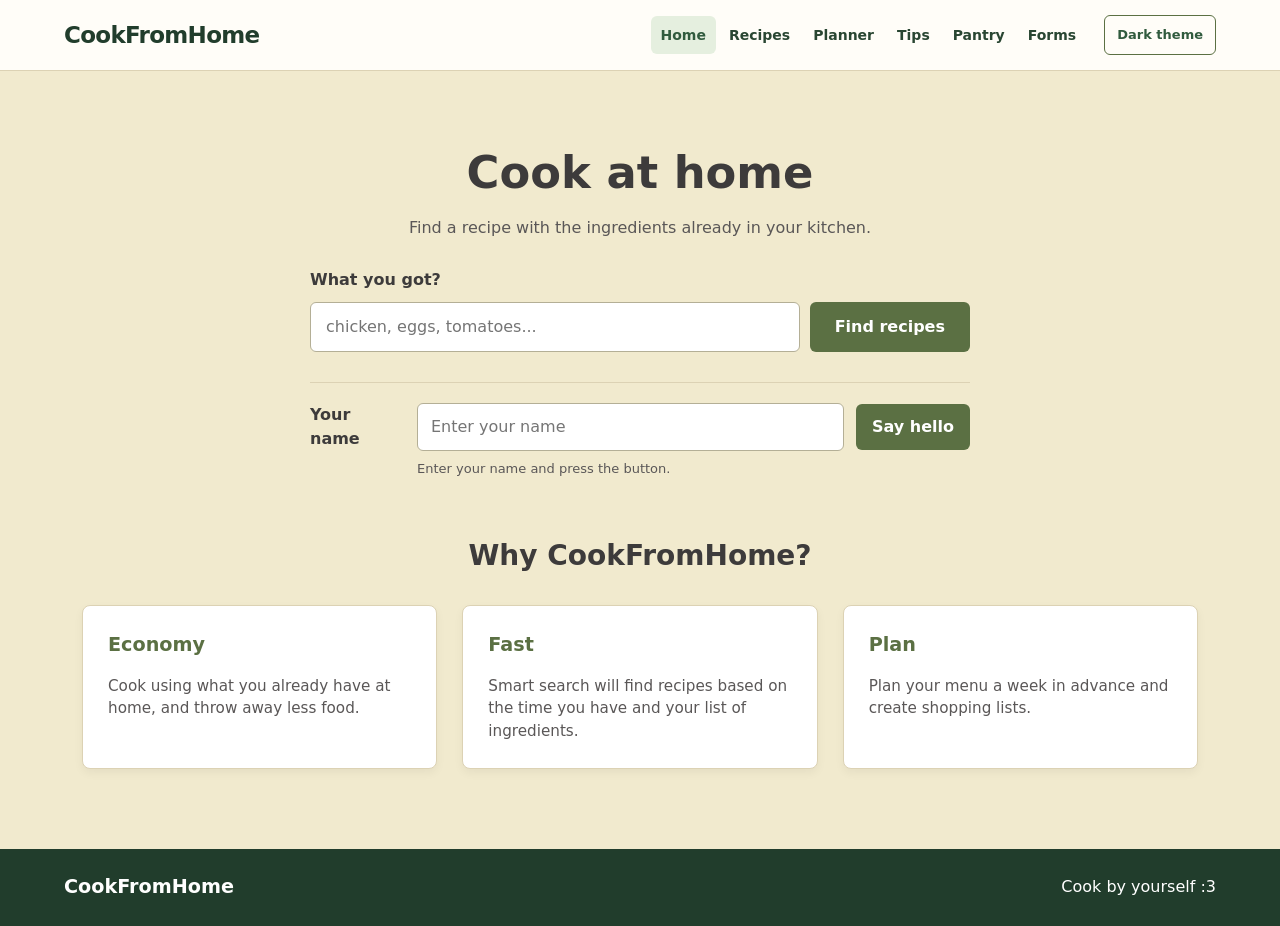
<file: index.html>
<!DOCTYPE html>
<html lang="en">
<head>
    <meta charset="UTF-8">
    <meta name="viewport" content="width=device-width, initial-scale=1.0">
    <title>CookFromHome</title>
    <link rel="stylesheet" href="css/style.css">
    <link rel="stylesheet" href="css/responsive.css">
    <link rel="stylesheet" href="css/dom.css">
    <link rel="stylesheet" href="css/site-polish.css">
    <link rel="stylesheet" href="css/site-layout.css">
</head>
<body class="home-page">
    <a class="skip-link" href="#main-content">Skip to main content</a>
     <header class="site-topbar">
    <div class="container header-content">
        <a href="index.html" class="logo">CookFromHome</a>
        <nav aria-label="Main navigation">
            <a href="index.html" aria-current="page">Home</a>
            <a href="recipes.html">Recipes</a>
            <a href="planner.html">Planner</a>
            <a href="tips.html">Tips</a>
            <a href="pantry.html">Pantry</a>
            <a href="forms.html">Forms</a>
        </nav>
        <button id="theme-button" class="theme-toggle" type="button"
                aria-pressed="false" aria-label="Switch to dark theme">Dark theme</button>
    </div>
</header>

     <main id="main-content">
          <section class="home-hero">
              <div class="container home-hero-content">
                  <h1 class="home-title">Cook at home</h1>
                  <p class="home-subtitle">Find a recipe with the ingredients already in your kitchen.</p>

                  <form class="home-form">
                      <label for="ingredients-input" class="home-label">What you got?</label>
                      <div class="home-input-group">
                          <input type="text" id="ingredients-input" class="home-input" placeholder="chicken, eggs, tomatoes..." required>
                          <button type="submit" class="home-btn">Find recipes</button>
                      </div>
                  </form>

                  <section class="home-welcome" aria-label="Personal welcome">
                      <div class="home-welcome-row">
                          <label for="welcome-name">Your name</label>
                          <div class="home-welcome-inputs">
                              <input id="welcome-name" type="text" placeholder="Enter your name">
                              <button id="welcome-button" type="button">Say hello</button>
                          </div>
                      </div>
                      <p id="welcome-message" role="status" aria-live="polite">Enter your name and press the button.</p>
                  </section>
              </div>
          </section>

          <section class="home-benefits">
              <div class="container">
                  <h2 class="home-section-title">Why CookFromHome?</h2>
                  <div class="home-benefits-grid">
                      <article class="home-benefit-card">
                          <h3 class="home-card-title">Economy</h3>
                          <p class="home-card-text">Cook using what you already have at home, and throw away less food.</p>
                      </article>
                      <article class="home-benefit-card">
                          <h3 class="home-card-title">Fast</h3>
                          <p class="home-card-text">Smart search will find recipes based on the time you have and your list of ingredients.</p>
                      </article>
                      <article class="home-benefit-card">
                          <h3 class="home-card-title">Plan</h3>
                          <p class="home-card-text">Plan your menu a week in advance and create shopping lists.</p>
                      </article>
                  </div>
              </div>
          </section>
     </main>

     <footer class="site-footer">
    <div class="container footer-content">
        <h2>CookFromHome</h2>
        <p>Cook by yourself :3</p>
    </div>
</footer>
     <script src="js/vendor/jquery-3.6.0.min.js"></script>
    <script src="js/home-dom.js"></script>
    <script src="js/site.js"></script>
</body>
</html>
</file>
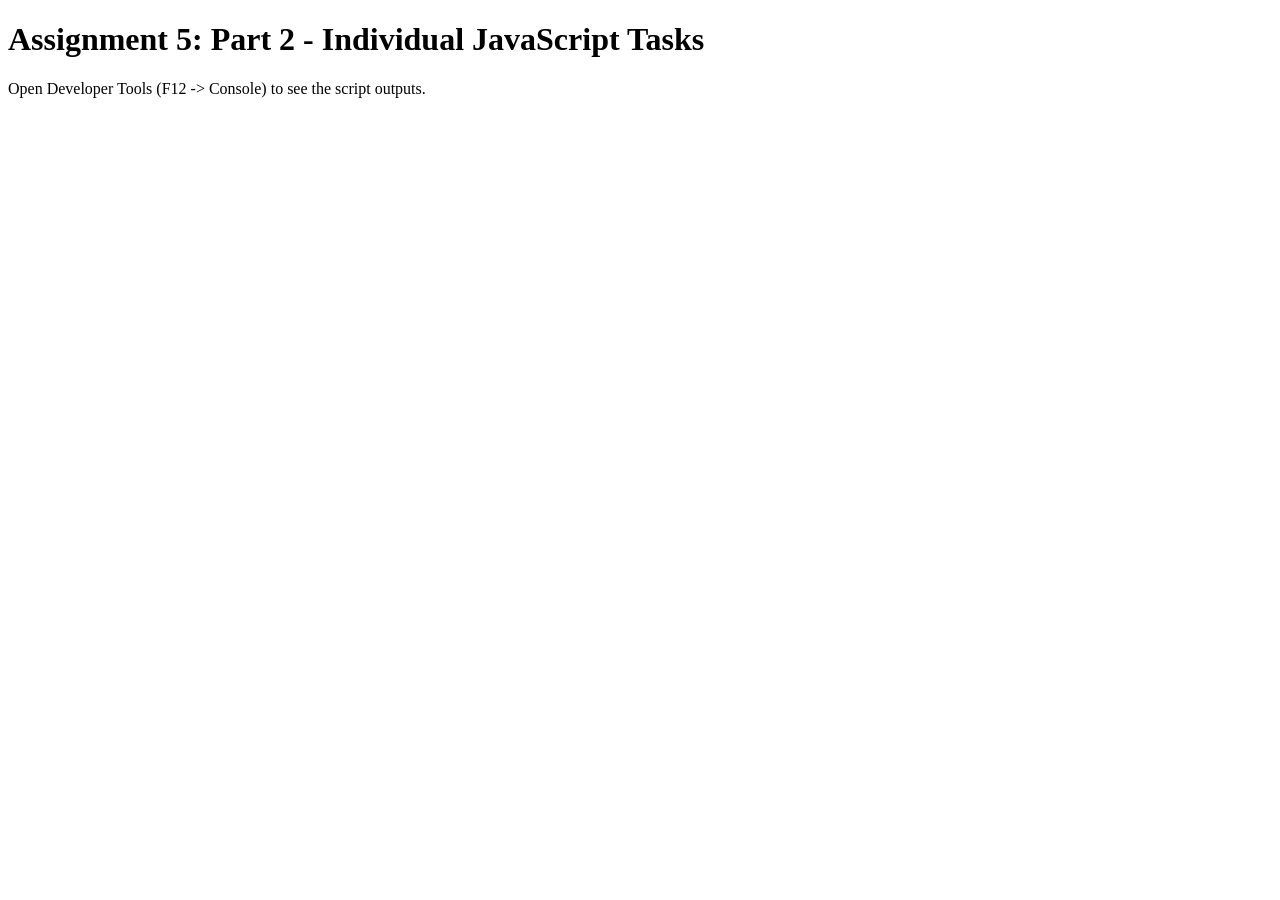
<file: part_2_Ayazhan/index.html>
<!DOCTYPE html>
<html lang="en">
<head>
    <meta charset="UTF-8">
    <title>Assignment 5 - Part 2</title>
</head>
<body>
    <h1>Assignment 5: Part 2 - Individual JavaScript Tasks</h1>
    <p>Open Developer Tools (F12 -> Console) to see the script outputs.</p>

    <script src="script.js"></script>
</body>
</html>
</file>
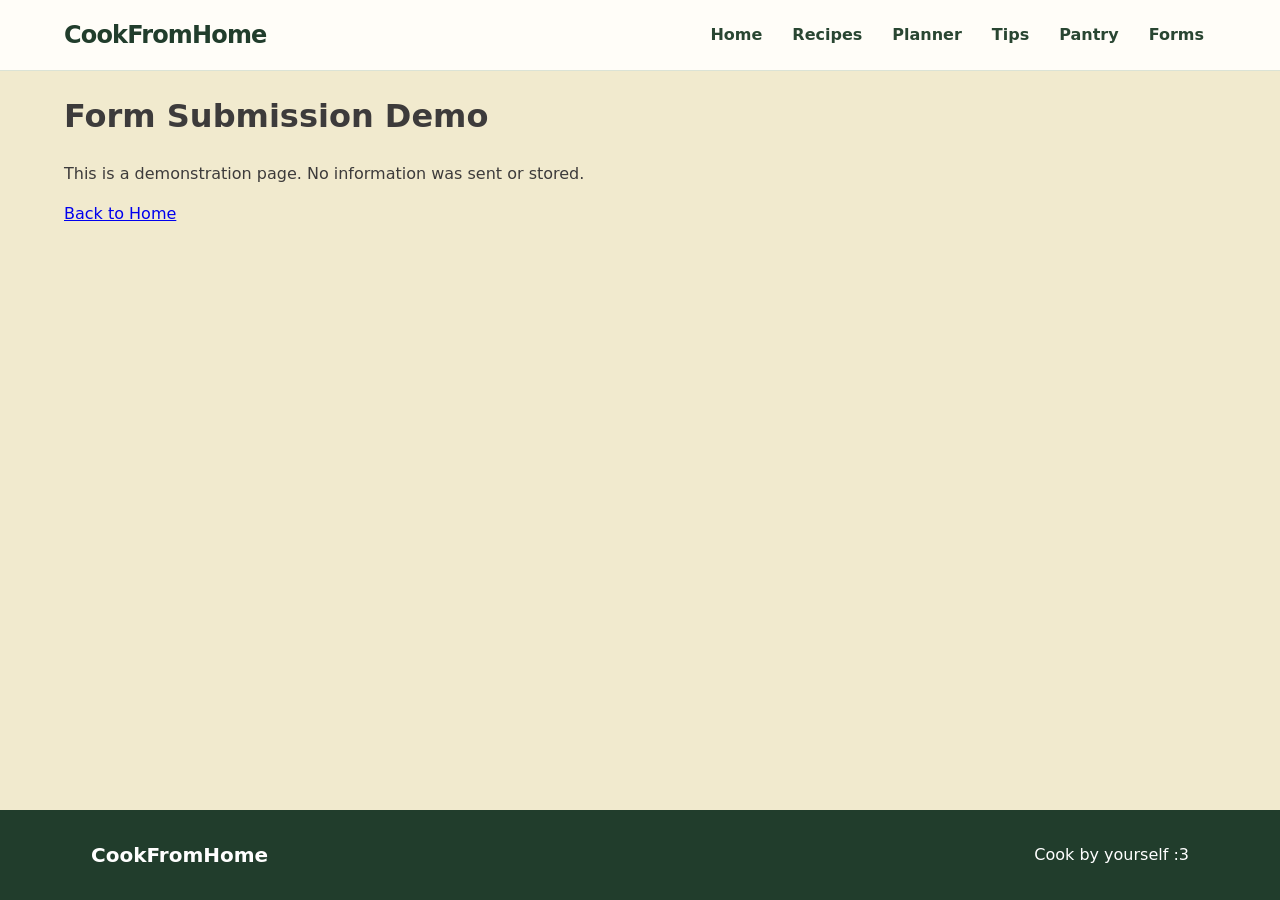
<file: demo-result.html>
<!DOCTYPE html>
<html lang="en">
<head>
    <meta charset="UTF-8">
    <meta name="viewport" content="width=device-width, initial-scale=1.0">
    <title>CookFromHome - demo-result</title>
    <link rel="stylesheet" href="css/style.css">
    <link rel="stylesheet" href="css/pantry.css">
    <link rel="stylesheet" href="css/responsive.css">
    <link rel="stylesheet" href="css/site-polish.css">
</head>

<body>
    <a class="skip-link" href="#main-content">Skip to main content</a>
    <header>
        <div class="container header-content">
            <a href="index.html" class="logo">CookFromHome</a>
            <nav>
                <a href="index.html">Home</a>
                <a href="recipes.html">Recipes</a>
                <a href="planner.html">Planner</a>
                <a href="tips.html">Tips</a>
                <a href="pantry.html">Pantry</a>
                <a href="forms.html">Forms</a>
            </nav>
        </div>
    </header>

    <main class="container" id="main-content">
        <h1>Form Submission Demo</h1>
        <p>This is a demonstration page. No information was sent or stored.</p>
        <a href="index.html">Back to Home</a>
    </main>

    <footer>
        <div class="container footer-content">
            <h2>CookFromHome</h2>
            <p> Cook by yourself :3</p>
        </div>
    </footer>

</body>
</html>
</file>
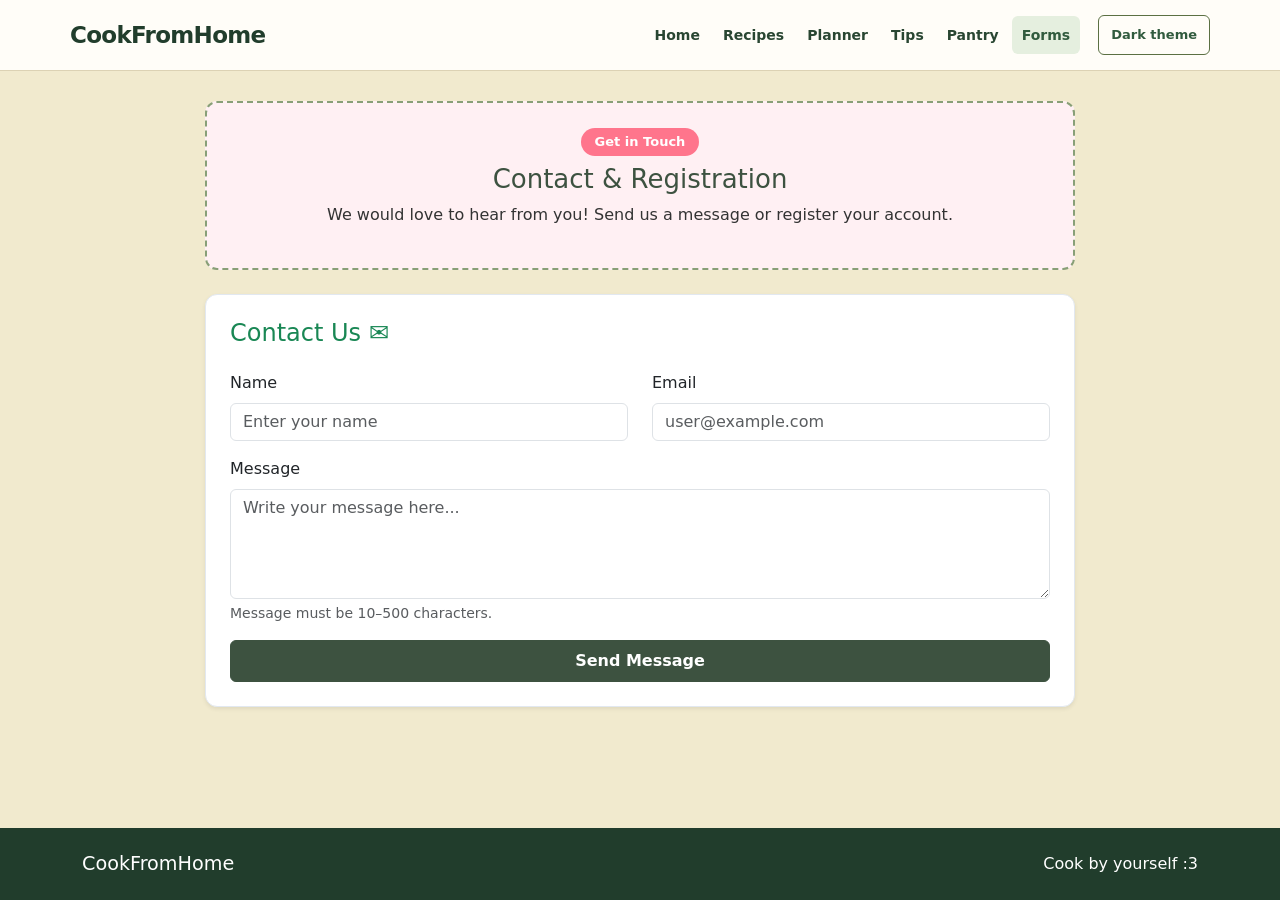
<file: forms.html>
<!DOCTYPE html>
<html lang="en">
<head>
    <meta charset="UTF-8">
    <meta name="viewport" content="width=device-width, initial-scale=1.0">
    <title>Contact & Registration — CookFromHome</title>
    <link href="https://cdn.jsdelivr.net/npm/bootstrap@5.3.0/dist/css/bootstrap.min.css" rel="stylesheet">
    <link rel="stylesheet" href="css/style.css">
    <link rel="stylesheet" href="css/forms.css">
    <link rel="stylesheet" href="css/responsive.css">
    <link rel="stylesheet" href="css/site-polish.css">
    <link rel="stylesheet" href="css/site-layout.css">
</head>
<body>
    <a class="skip-link" href="#main-content">Skip to main content</a>
    <header class="site-topbar">
    <div class="container header-content">
        <a href="index.html" class="logo">CookFromHome</a>
        <nav aria-label="Main navigation">
            <a href="index.html">Home</a>
            <a href="recipes.html">Recipes</a>
            <a href="planner.html">Planner</a>
            <a href="tips.html">Tips</a>
            <a href="pantry.html">Pantry</a>
            <a href="forms.html" aria-current="page">Forms</a>
        </nav>
        <button id="theme-button" class="theme-toggle" type="button"
                aria-pressed="false" aria-label="Switch to dark theme">Dark theme</button>
    </div>
</header>

    <main class="container main-content">
        <section class="tips-hero text-center mb-4">
            <div class="hero-badge">Get in Touch</div>
            <h2>Contact & Registration</h2>
            <p>We would love to hear from you! Send us a message or register your account.</p>
        </section>

        <section class="card shadow-sm p-4 mb-5">
            <h3 class="h4 mb-4 text-success">Contact Us ✉️</h3>
            <form id="contactForm" novalidate>
                <div class="row">
                    <div class="col-md-6 mb-3">
                        <label for="nameInput" class="form-label font-weight-bold">Name</label>
                        <input type="text" id="nameInput" class="form-control" placeholder="Enter your name">
                        <div class="invalid-feedback text-danger small mt-1" id="nameError" style="display: none;">Please enter your name.</div>
                    </div>
                    <div class="col-md-6 mb-3">
                        <label for="emailInput" class="form-label font-weight-bold">Email</label>
                        <input type="email" id="emailInput" class="form-control" placeholder="user@example.com">
                        <div class="invalid-feedback text-danger small mt-1" id="emailError" style="display: none;">Please enter a valid email address.</div>
                    </div>
                </div>
                <div class="mb-3">
                    <label for="messageInput" class="form-label font-weight-bold">Message</label>
                    <textarea id="messageInput" class="form-control" rows="4" placeholder="Write your message here..."></textarea>
                    <div class="form-text">Message must be 10–500 characters.</div>
                    <div class="invalid-feedback text-danger small mt-1" id="messageError" style="display: none;">Message must be between 10 and 500 characters.</div>
                </div>
                <button type="submit" id="submitBtn" class="btn btn-success px-4 py-2 w-100 fw-bold">Send Message</button>
                <div id="formSuccess" class="alert alert-success mt-3" style="display: none;"></div>
            </form>
        </section>
    </main>

    <footer class="site-footer">
    <div class="container footer-content">
        <h2>CookFromHome</h2>
        <p>Cook by yourself :3</p>
    </div>
</footer>

    <script src="https://code.jquery.com/jquery-3.6.0.min.js"></script>
    <script src="js/forms.js"></script>
    <script src="js/site.js"></script>
</body>
</html>
</file>
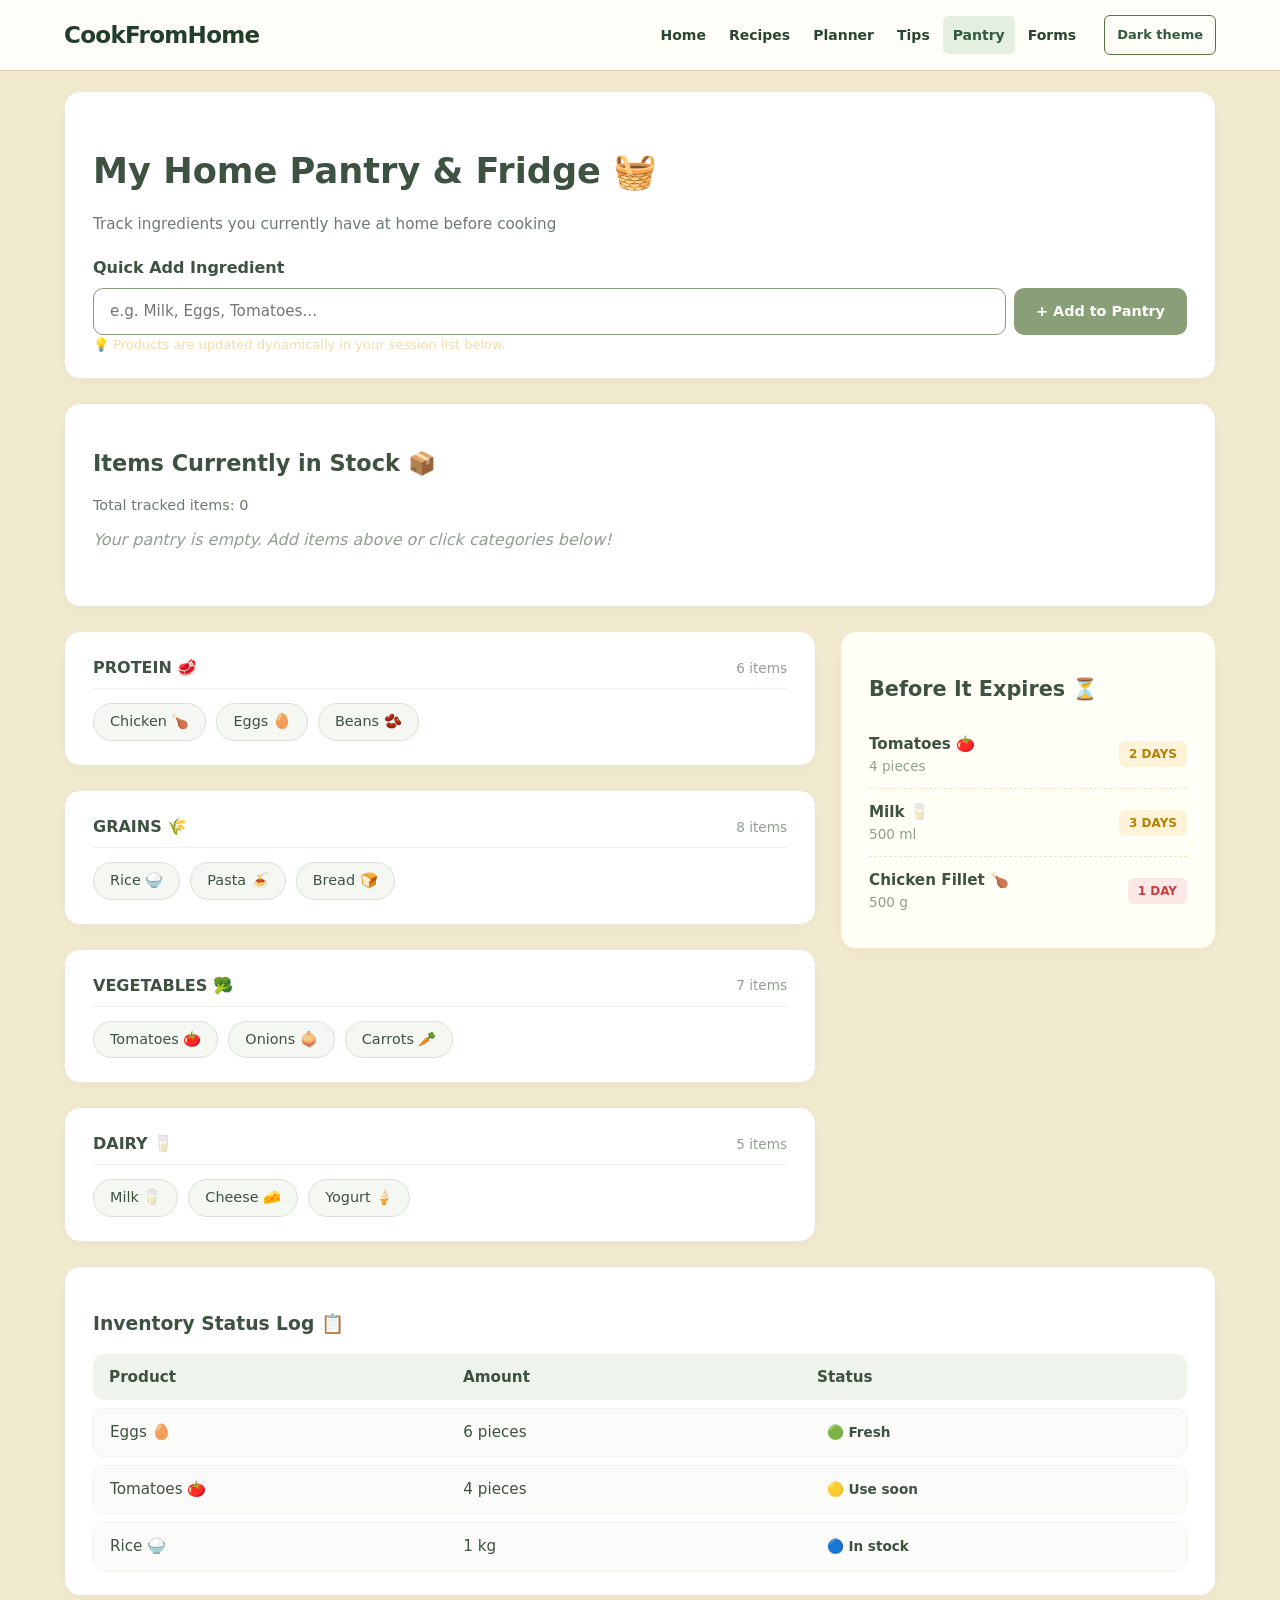
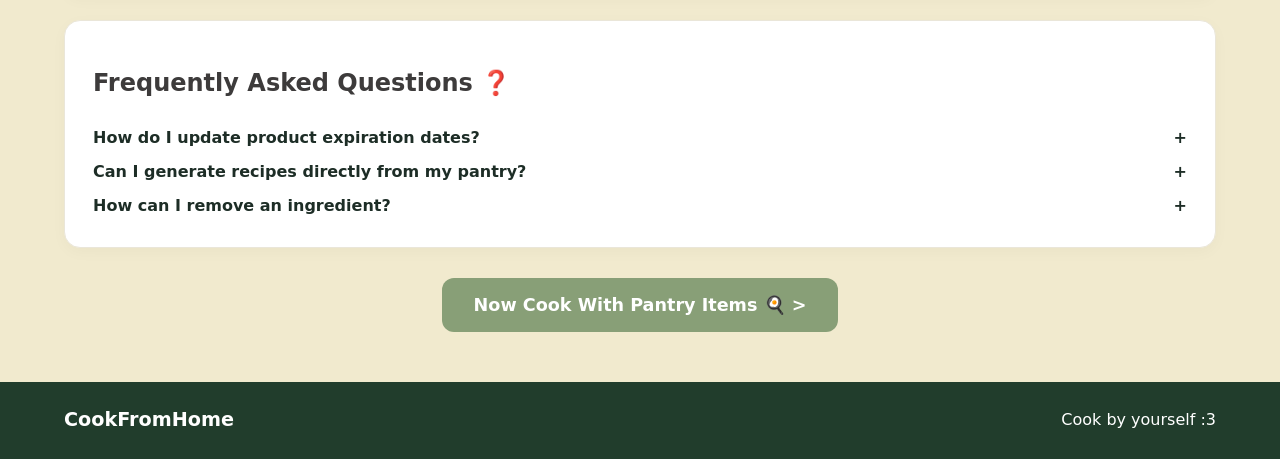
<file: pantry.html>
<!DOCTYPE html>
<html lang="en">

<head>
    <meta charset="UTF-8">
    <meta name="viewport" content="width=device-width, initial-scale=1.0">
    <title>CookFromHome - Pantry</title>
    <link rel="stylesheet" href="css/style.css">
    <link rel="stylesheet" href="css/pantry.css">
    <link rel="stylesheet" href="css/responsive.css">
    <link rel="stylesheet" href="css/dom.css">
    <link rel="stylesheet" href="css/site-polish.css">
    <link rel="stylesheet" href="css/site-layout.css">
</head>

<body>
    <a class="skip-link" href="#main-content">Skip to main content</a>

    <header class="site-topbar">
    <div class="container header-content">
        <a href="index.html" class="logo">CookFromHome</a>
        <nav aria-label="Main navigation">
            <a href="index.html">Home</a>
            <a href="recipes.html">Recipes</a>
            <a href="planner.html">Planner</a>
            <a href="tips.html">Tips</a>
            <a href="pantry.html" aria-current="page">Pantry</a>
            <a href="forms.html">Forms</a>
        </nav>
        <button id="theme-button" class="theme-toggle" type="button"
                aria-pressed="false" aria-label="Switch to dark theme">Dark theme</button>
    </div>
</header>

    <main class="pantry container" id="main-content">

        <section class="pantry-top-card">
            <h1>My Home Pantry & Fridge 🧺</h1>
            <p class="subtitle">Track ingredients you currently have at home before cooking</p>
            
            <div class="pantry-add-product">
                <label for="pantry-new-product">Quick Add Ingredient</label>
                <form id="pantry-add-form" class="add-product">
                    <input id="pantry-new-product" name="product" type="text" placeholder="e.g. Milk, Eggs, Tomatoes...">
                    <button type="submit">+ Add to Pantry</button>
                </form>
                <p id="pantry-add-feedback">💡 <span>Products are updated dynamically in your session list below.</span></p>
            </div>
        </section>

        <section class="pantry-added-card">
            <h2>Items Currently in Stock 📦</h2>
            <p class="count-text">Total tracked items: <span id="pantry-item-count">0</span></p>
            <p id="pantry-empty-list">Your pantry is empty. Add items above or click categories below!</p>
            <ul id="pantry-product-list"></ul>
        </section>

        <section class="pantry-main-grid">
            <div class="shelves">
                <article class="pantry-shelf">
                    <div class="pantry-shelf-title">
                        <h4>PROTEIN 🥩</h4>
                        <span>6 items</span>
                    </div>
                    <div class="foods">
                        <p>Chicken 🍗</p>
                        <p>Eggs 🥚</p>
                        <p>Beans 🫘</p>
                    </div>
                </article>

                <article class="pantry-shelf">
                    <div class="pantry-shelf-title">
                        <h4>GRAINS 🌾</h4>
                        <span>8 items</span>
                    </div>
                    <div class="foods">
                        <p>Rice 🍚</p>
                        <p>Pasta 🍝</p>
                        <p>Bread 🍞</p>
                    </div>
                </article>

                <article class="pantry-shelf">
                    <div class="pantry-shelf-title">
                        <h4>VEGETABLES 🥦</h4>
                        <span>7 items</span>
                    </div>
                    <div class="foods">
                        <p>Tomatoes 🍅</p>
                        <p>Onions 🧅</p>
                        <p>Carrots 🥕</p>
                    </div>
                </article>

                <article class="pantry-shelf">
                    <div class="pantry-shelf-title">
                        <h4>DAIRY 🥛</h4>
                        <span>5 items</span>
                    </div>
                    <div class="foods">
                        <p>Milk 🥛</p>
                        <p>Cheese 🧀</p>
                        <p>Yogurt 🍦</p>
                    </div>
                </article>
            </div>

            <aside class="note-card">
                <h2>Before It Expires ⏳</h2>
                <div class="note-row">
                    <div>
                        <h4>Tomatoes 🍅</h4>
                        <p>4 pieces</p>
                    </div>
                    <span class="badge warn">2 DAYS</span>
                </div>

                <div class="note-row">
                    <div>
                        <h4>Milk 🥛</h4>
                        <p>500 ml</p>
                    </div>
                    <span class="badge warn">3 DAYS</span>
                </div>

                <div class="note-row">
                    <div>
                        <h4>Chicken Fillet 🍗</h4>
                        <p>500 g</p>
                    </div>
                    <span class="badge urgent">1 DAY</span>
                </div>
            </aside>
        </section>

        <section class="pantry-log-card">
            <h3>Inventory Status Log 📋</h3>
            <div class="log-table">
                <div class="log-row log-head">
                    <div>Product</div>
                    <div>Amount</div>
                    <div>Status</div>
                </div>
                <div class="log-row">
                    <div>Eggs 🥚</div>
                    <div>6 pieces</div>
                    <div><span class="status-pill fresh">🟢 Fresh</span></div>
                </div>
                <div class="log-row">
                    <div>Tomatoes 🍅</div>
                    <div>4 pieces</div>
                    <div><span class="status-pill soon">🟡 Use soon</span></div>
                </div>
                <div class="log-row">
                    <div>Rice 🍚</div>
                    <div>1 kg</div>
                    <div><span class="status-pill stock">🔵 In stock</span></div>
                </div>
            </div>
        </section>

        <section class="pantry-faq-card">
            <h2>Frequently Asked Questions ❓</h2>
            <div class="faq-item">
                <button type="button" class="faq-question">How do I update product expiration dates?</button>
                <div class="faq-answer" hidden>
                    <p>The expiration dates shown here are examples; they do not update automatically.</p>
                </div>
            </div>
            <div class="faq-item">
                <button type="button" class="faq-question">Can I generate recipes directly from my pantry?</button>
                <div class="faq-answer" hidden>
                    <p>You can open the Recipes page using the button below. Add ingredients to the list first to search for them.</p>
                </div>
            </div>
            <div class="faq-item">
                <button type="button" class="faq-question">How can I remove an ingredient?</button>
                <div class="faq-answer" hidden>
                    <p>Click Remove next to an ingredient in your stock list.</p>
                </div>
            </div>
        </section>

        <div class="pantry-cook-btn-wrap">
            <a href="recipes.html" class="cook-now-btn">Now Cook With Pantry Items 🍳 &gt;</a>
        </div>

    </main>

    <footer class="site-footer">
    <div class="container footer-content">
        <h2>CookFromHome</h2>
        <p>Cook by yourself :3</p>
    </div>
</footer>
    <script src="js/vendor/jquery-3.6.0.min.js"></script>
    <script src="js/pantry-dom.js" defer></script>

    <script src="js/site.js"></script>
</body>
</html>
</file>
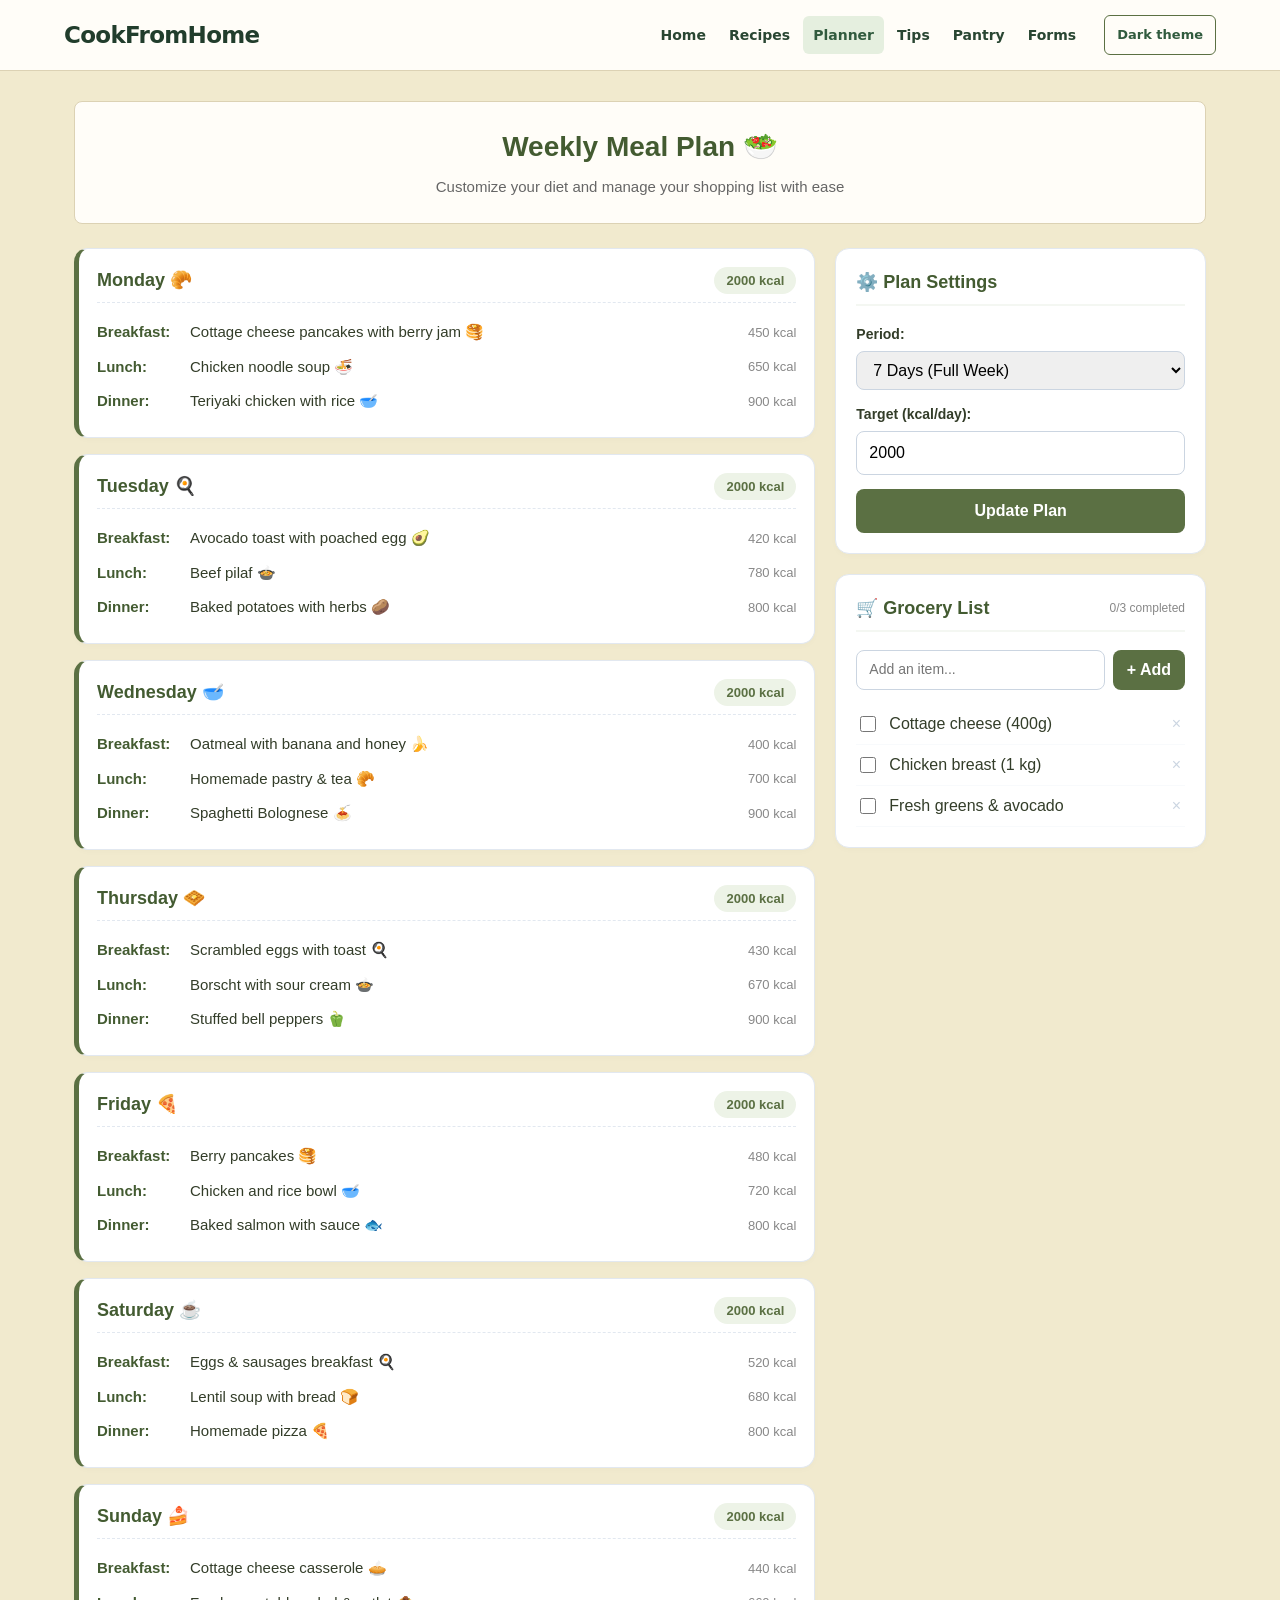
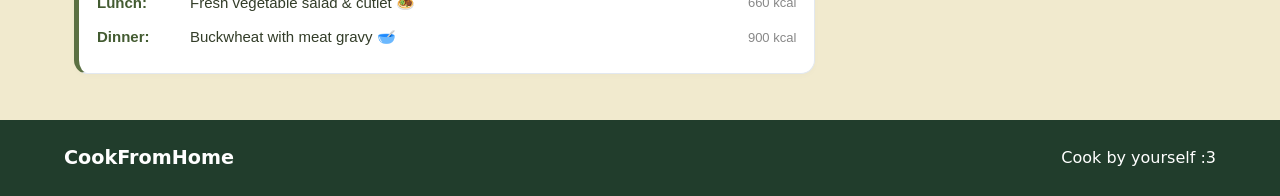
<file: planner.html>
<!DOCTYPE html>
<html lang="en">
<head>
    <meta charset="UTF-8">
    <meta name="viewport" content="width=device-width, initial-scale=1.0">
    <title>CookFromHome - Planner</title>
    <link rel="stylesheet" href="css/style.css">
    <link rel="stylesheet" href="css/site-polish.css">
    <link rel="stylesheet" href="css/planner.css">
    <link rel="stylesheet" href="css/responsive.css">
    <link rel="stylesheet" href="css/site-layout.css">
</head>
<body>
  <a class="skip-link" href="#main-content">Skip to main content</a>
    <!-- HEADER -->
    <header class="site-topbar">
    <div class="container header-content">
        <a href="index.html" class="logo">CookFromHome</a>
        <nav aria-label="Main navigation">
            <a href="index.html">Home</a>
            <a href="recipes.html">Recipes</a>
            <a href="planner.html" aria-current="page">Planner</a>
            <a href="tips.html">Tips</a>
            <a href="pantry.html">Pantry</a>
            <a href="forms.html">Forms</a>
        </nav>
        <button id="theme-button" class="theme-toggle" type="button"
                aria-pressed="false" aria-label="Switch to dark theme">Dark theme</button>
    </div>
</header>

    <!-- MAIN CONTENT -->
    <main class="planner-wrapper" id="main-content">
      <header class="planner-header-box">
        <h2>Weekly Meal Plan 🥗</h2>
        <p>Customize your diet and manage your shopping list with ease</p>
      </header>

      <div class="planner-grid-layout">
        <section id="daysContainer">
        </section>

        <aside>
          <div class="sidebar-card">
            <h3>⚙️ Plan Settings</h3>
            <div class="form-field">
              <label for="daysSelect">Period:</label>
              <select id="daysSelect">
                <option value="7" selected>7 Days (Full Week)</option>
                <option value="5">5 Days (Weekdays)</option>
                <option value="3">3 Days (Weekend)</option>
              </select>
            </div>

            <div class="form-field">
              <label for="targetCalories">Target (kcal/day):</label>
              <input type="number" id="targetCalories" value="2000" step="50">
            </div>

            <button type="button" class="btn-action">Update Plan</button>
          </div>

          <div class="sidebar-card">
            <h3>
              🛒 Grocery List
              <span id="progressTracker" class="progress-text">0/0 completed</span>
            </h3>
            
            <div class="add-item-box">
              <input type="text" id="customInput" aria-label="New grocery item" placeholder="Add an item...">
              <button type="button" class="btn-add">+ Add</button>
            </div>

            <div id="checklistGroup">
              <div class="checklist-row">
                <div class="checklist-left">
                  <input type="checkbox" id="item1">
                  <label for="item1">Cottage cheese (400g)</label>
                </div>
                <button type="button" class="btn-delete-item" aria-label="Remove grocery item">×</button>
              </div>

              <div class="checklist-row">
                <div class="checklist-left">
                  <input type="checkbox" id="item2">
                  <label for="item2">Chicken breast (1 kg)</label>
                </div>
                <button type="button" class="btn-delete-item" aria-label="Remove grocery item">×</button>
              </div>

              <div class="checklist-row">
                <div class="checklist-left">
                  <input type="checkbox" id="item3">
                  <label for="item3">Fresh greens & avocado</label>
                </div>
                <button type="button" class="btn-delete-item" aria-label="Remove grocery item">×</button>
              </div>
            </div>
          </div>
        </aside>
      </div>
    </main>

    <!-- FOOTER -->
    <footer class="site-footer">
    <div class="container footer-content">
        <h2>CookFromHome</h2>
        <p>Cook by yourself :3</p>
    </div>
</footer>

    <!-- JAVASCRIPT -->
    <script src="js/vendor/jquery-3.6.0.min.js"></script>
    <script src="js/planner.js"></script>
    <script src="js/site.js"></script>
</body>
</html>
</file>
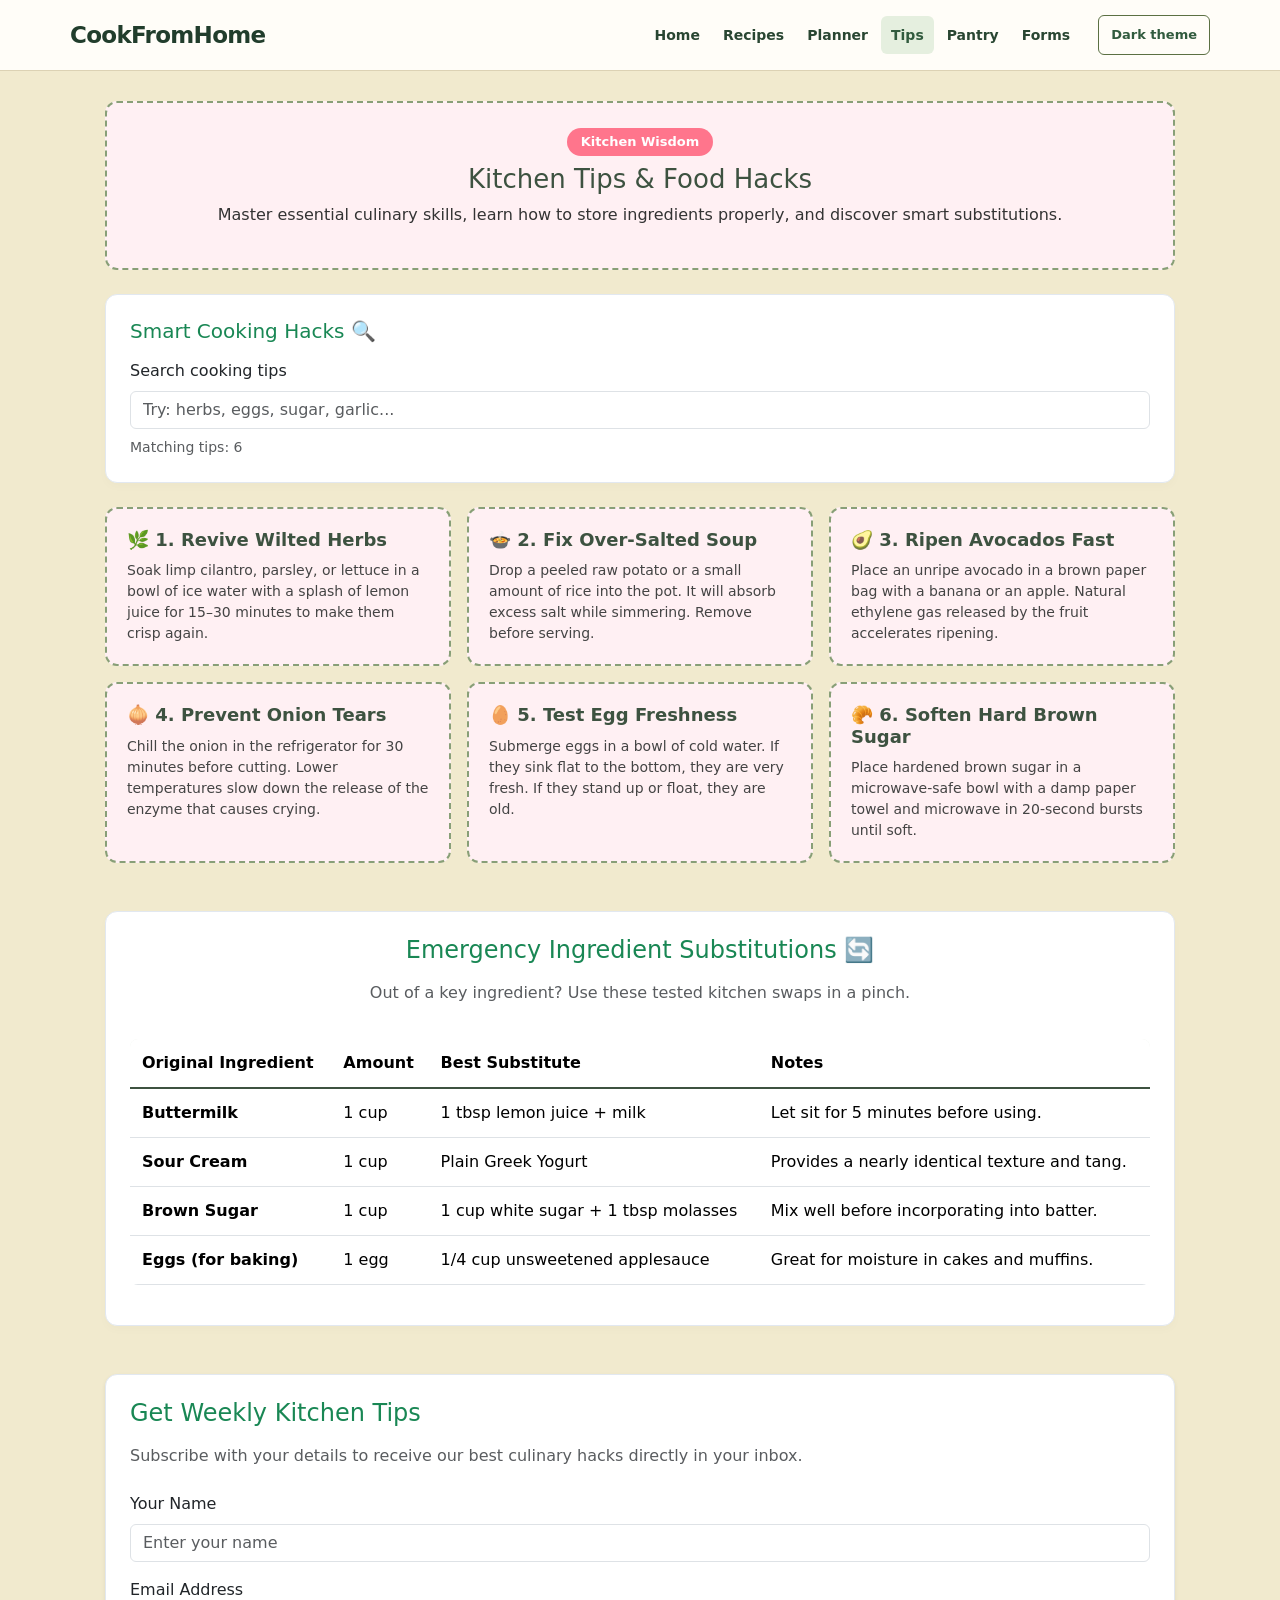
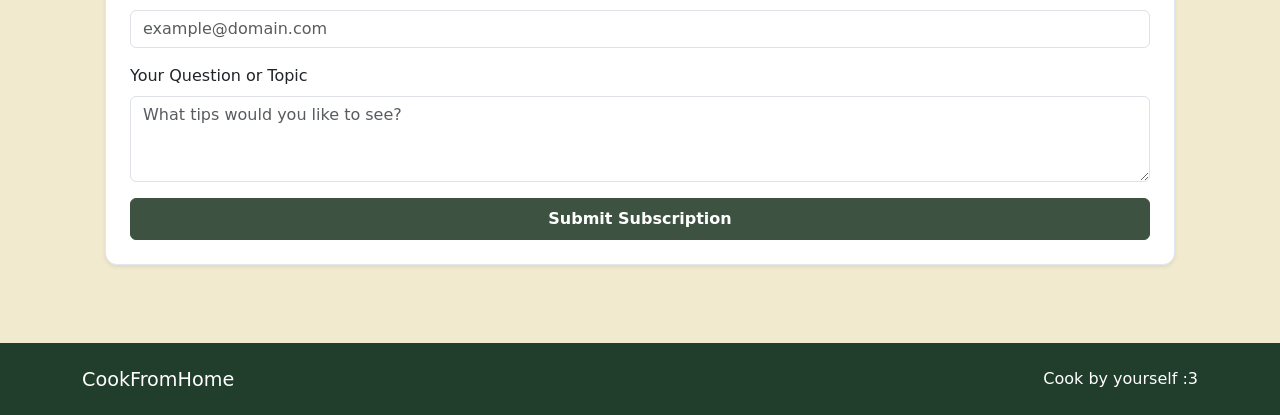
<file: tips.html>
<!DOCTYPE html>
<html lang="en">
<head>
    <meta charset="UTF-8">
    <meta name="viewport" content="width=device-width, initial-scale=1.0">
    <title>Tips & Hacks — CookFromHome</title>
    <link href="https://cdn.jsdelivr.net/npm/bootstrap@5.3.0/dist/css/bootstrap.min.css" rel="stylesheet">
    <link rel="stylesheet" href="css/style.css">
    <link rel="stylesheet" href="css/tips.css">
    <link rel="stylesheet" href="css/responsive.css">
    <link rel="stylesheet" href="css/site-polish.css">
    <link rel="stylesheet" href="css/site-layout.css">
</head>
<body>
    <header class="site-topbar">
    <div class="container header-content">
        <a href="index.html" class="logo">CookFromHome</a>
        <nav aria-label="Main navigation">
            <a href="index.html">Home</a>
            <a href="recipes.html">Recipes</a>
            <a href="planner.html">Planner</a>
            <a href="tips.html" aria-current="page">Tips</a>
            <a href="pantry.html">Pantry</a>
            <a href="forms.html">Forms</a>
        </nav>
        <button id="theme-button" class="theme-toggle" type="button"
                aria-pressed="false" aria-label="Switch to dark theme">Dark theme</button>
    </div>
</header>

    <main class="container main-content">
        <section class="tips-hero text-center mb-4">
            <div class="hero-badge">Kitchen Wisdom</div>
            <h2>Kitchen Tips & Food Hacks</h2>
            <p>Master essential culinary skills, learn how to store ingredients properly, and discover smart substitutions.</p>
        </section>

        <section class="search-card card p-4 mb-4">
            <h3 class="h5 text-success mb-3">Smart Cooking Hacks 🔍</h3>
            <label for="tipSearch" class="form-label font-weight-bold">Search cooking tips</label>
            <input type="text" id="tipSearch" class="form-control mb-2" placeholder="Try: herbs, eggs, sugar, garlic...">
            <div id="searchCounter" class="text-muted small">Matching tips: <span id="tipCount">6</span></div>
        </section>

        <section class="tips-grid mb-5">
            <div class="row g-3" id="tipsContainer">
                <div class="col-md-4 tip-item" data-keywords="herbs cilantro parsley lettuce ice water crisp revive">
                    <div class="tip-card">
                        <h4>🌿 1. Revive Wilted Herbs</h4>
                        <p>Soak limp cilantro, parsley, or lettuce in a bowl of ice water with a splash of lemon juice for 15–30 minutes to make them crisp again.</p>
                    </div>
                </div>
                <div class="col-md-4 tip-item" data-keywords="soup salt potato rice over-salted fix">
                    <div class="tip-card">
                        <h4>🍲 2. Fix Over-Salted Soup</h4>
                        <p>Drop a peeled raw potato or a small amount of rice into the pot. It will absorb excess salt while simmering. Remove before serving.</p>
                    </div>
                </div>
                <div class="col-md-4 tip-item" data-keywords="avocado paper bag banana apple ethylene gas ripen fast">
                    <div class="tip-card">
                        <h4>🥑 3. Ripen Avocados Fast</h4>
                        <p>Place an unripe avocado in a brown paper bag with a banana or an apple. Natural ethylene gas released by the fruit accelerates ripening.</p>
                    </div>
                </div>
                <div class="col-md-4 tip-item" data-keywords="onion tears refrigerator chill enzyme cut prevent">
                    <div class="tip-card">
                        <h4>🧅 4. Prevent Onion Tears</h4>
                        <p>Chill the onion in the refrigerator for 30 minutes before cutting. Lower temperatures slow down the release of the enzyme that causes crying.</p>
                    </div>
                </div>
                <div class="col-md-4 tip-item" data-keywords="egg fresh water float sink test freshness">
                    <div class="tip-card">
                        <h4>🥚 5. Test Egg Freshness</h4>
                        <p>Submerge eggs in a bowl of cold water. If they sink flat to the bottom, they are very fresh. If they stand up or float, they are old.</p>
                    </div>
                </div>
                <div class="col-md-4 tip-item" data-keywords="brown sugar microwave paper towel soften hard">
                    <div class="tip-card">
                        <h4>🥐 6. Soften Hard Brown Sugar</h4>
                        <p>Place hardened brown sugar in a microwave-safe bowl with a damp paper towel and microwave in 20-second bursts until soft.</p>
                    </div>
                </div>
            </div>
            <div id="noResults" class="alert alert-warning text-center mt-3" style="display: none;">No matching tips found. Try another search term!</div>
        </section>

        <section class="substitutions-card card p-4 mb-5">
            <h3 class="h4 text-success mb-3 text-center">Emergency Ingredient Substitutions 🔄</h3>
            <p class="text-center text-muted mb-4">Out of a key ingredient? Use these tested kitchen swaps in a pinch.</p>
            <div class="table-responsive">
                <table class="table custom-table">
                    <thead>
                        <tr>
                            <th>Original Ingredient</th>
                            <th>Amount</th>
                            <th>Best Substitute</th>
                            <th>Notes</th>
                        </tr>
                    </thead>
                    <tbody>
                        <tr>
                            <td><strong>Buttermilk</strong></td>
                            <td>1 cup</td>
                            <td>1 tbsp lemon juice + milk</td>
                            <td>Let sit for 5 minutes before using.</td>
                        </tr>
                        <tr>
                            <td><strong>Sour Cream</strong></td>
                            <td>1 cup</td>
                            <td>Plain Greek Yogurt</td>
                            <td>Provides a nearly identical texture and tang.</td>
                        </tr>
                        <tr>
                            <td><strong>Brown Sugar</strong></td>
                            <td>1 cup</td>
                            <td>1 cup white sugar + 1 tbsp molasses</td>
                            <td>Mix well before incorporating into batter.</td>
                        </tr>
                        <tr>
                            <td><strong>Eggs (for baking)</strong></td>
                            <td>1 egg</td>
                            <td>1/4 cup unsweetened applesauce</td>
                            <td>Great for moisture in cakes and muffins.</td>
                        </tr>
                    </tbody>
                </table>
            </div>
        </section>

       
        <section class="card shadow-sm p-4 mb-5">
            <h3 class="h4 mb-3 text-success">Get Weekly Kitchen Tips</h3>
            <p class="text-muted mb-4">Subscribe with your details to receive our best culinary hacks directly in your inbox.</p>
            
            <form id="tipsContactForm" novalidate>
                <div class="mb-3">
                    <label for="tipNameInput" class="form-label font-weight-bold">Your Name</label>
                    <input type="text" id="tipNameInput" class="form-control" placeholder="Enter your name">
                    <div class="invalid-feedback text-danger small mt-1" id="tipNameError" style="display: none;">Please enter your name.</div>
                </div>
                
                <div class="mb-3">
                    <label for="tipEmailInput" class="form-label font-weight-bold">Email Address</label>
                    <input type="email" id="tipEmailInput" class="form-control" placeholder="example@domain.com">
                    <div class="invalid-feedback text-danger small mt-1" id="tipEmailError" style="display: none;">Please enter a valid email address.</div>
                </div>
                
                <div class="mb-3">
                    <label for="tipMessageInput" class="form-label font-weight-bold">Your Question or Topic</label>
                    <textarea id="tipMessageInput" class="form-control" rows="3" placeholder="What tips would you like to see?"></textarea>
                    <div class="invalid-feedback text-danger small mt-1" id="tipMessageError" style="display: none;">Message must be between 10 and 500 characters.</div>
                </div>
                
                <button type="submit" id="tipSubmitBtn" class="btn btn-success w-100 py-2 fw-bold">Submit Subscription</button>
                <div id="tipFormSuccess" class="alert alert-success mt-3" style="display: none;"></div>
            </form>
        </section>
    </main>

    <footer class="site-footer">
    <div class="container footer-content">
        <h2>CookFromHome</h2>
        <p>Cook by yourself :3</p>
    </div>
</footer>

    <script src="https://code.jquery.com/jquery-3.6.0.min.js"></script>
    <script src="js/tips-dom.js"></script>
    <script src="js/site.js"></script>
</body>
</html>
</file>
<file: css/style.css>
* {
    box-sizing: border-box;
}

body{
    margin: 0;
    font-family: Arial, sans-serif;
    background-color: rgb(241, 234, 206);
    color: rgb(61, 59, 59);
    min-height: 100vh;
    display: flex;
    flex-direction: column;
}

/* тут короч общие классы мб потом что то добавим чтобы облегчит но пока так а и кста вот юзайте заране готовый контейнер если не нравится то может свой сделать конечно*/

.container{
    width: min(90%, 1200px);
    margin: 0 auto;
}

/* header */
header{
    background-color: white;
    border-bottom: 1px solid rgb(46, 46, 46);
}

.header-content{
    min-height: 70px;
    display: flex;
    flex-wrap: wrap;
    align-items: center;
    justify-content: space-between;
    gap: 15px;
}

.logo{
    color: rgb(91, 112, 67);
    font-size: 24px;
    font-weight: bold;
    text-decoration: none;
}

/* navigation */
nav{
    display: flex;
    gap: 12px 20px;
    flex-wrap: wrap;
    justify-content: flex-end;
}
nav a{
    color: rgb(46, 46, 46);
    text-decoration: none;
}

/* main <-------------------------------------------------------------- тут пишите свои классы и делите их коментариями по секциями и еще суфикс добавляйте по типу pantry-title plannet-title и тп*/
main{
    min-height: 70vh;
    flex: 1;
}

/* footer */
footer{
    padding: 30px;
    background-color: rgb(46, 46, 46);
    color: white;
}

.footer-content{
    display: flex;
    align-items: center;
    justify-content: space-between;
}
/* 
   HOME PAGE STYLES (Retkhan Angsar)
    */

/* Hero-секция */
.home-hero {
    padding: 60px 20px;
    background-color: transparent;
    text-align: center;
}

.home-title {
    font-size: 2.5rem;
    color: rgb(61, 59, 59);
    margin-bottom: 15px;
}

.home-subtitle {
    font-size: 1.1rem;
    color: rgb(90, 87, 87);
    margin-bottom: 30px;
}

/* Форма поиска (Flexbox) */
.home-form {
    max-width: 600px;
    margin: 0 auto;
    display: flex;
    flex-direction: column;
    gap: 10px;
    text-align: left;
}

.home-label {
    font-weight: bold;
    color: rgb(61, 59, 59);
}

.home-input-group {
    display: flex; /* flexbox для строки ввода и кнопки */
    gap: 10px;
}

.home-input {
    flex: 1; /* инпут занимает всё доступное пространство */
    padding: 12px 15px;
    border: 1px solid rgb(180, 175, 150);
    border-radius: 6px;
    font-size: 1rem;
    background-color: white;
}

.home-btn {
    padding: 12px 25px;
    background-color: rgb(91, 112, 67);
    color: white;
    border: none;
    border-radius: 6px;
    font-size: 1rem;
    font-weight: bold;
    cursor: pointer;
    transition: background 0.3s;
}

    .home-btn:hover {
        background-color: rgb(35, 170, 42);
    }

/* секция преимуществ */
.home-benefits {
    padding: 50px 20px 80px 20px;
}

.home-section-title {
    text-align: center;
    font-size: 2rem;
    margin-bottom: 40px;
    color: rgb(61, 59, 59);
}

/* карточки преимуществ (CSS Grid) */
.home-benefits-grid {
    display: grid;
    grid-template-columns: repeat(3, 1fr); /* 3 колонки на десктопе */
    gap: 25px;
}

.home-benefit-card {
    background: white;
    padding: 25px;
    border-radius: 8px;
    box-shadow: 0 4px 10px rgba(0, 0, 0, 0.05);
    border: 1px solid rgb(220, 210, 180);
}

.home-card-title {
    font-size: 1.2rem;
    margin-top: 0;
    margin-bottom: 10px;
    color: rgb(91, 112, 67);
}

.home-card-text {
    color: rgb(90, 87, 87);
    font-size: 0.95rem;
    line-height: 1.5;
    margin-bottom: 0;
}
.planner-container {
    padding: 40px 0 80px 0;
}

.planner-hero {
    text-align: center;
    margin-bottom: 40px;
}

.planner-title {
    font-size: 2.2rem;
    color: rgb(61, 59, 59);
    margin-bottom: 10px;
}

.planner-subtitle {
    font-size: 1rem;
    color: rgb(90, 87, 87);
}

.planner-form-card {
    background: white;
    padding: 20px 30px;
    border-radius: 8px;
    border: 1px solid rgb(220, 210, 180);
    box-shadow: 0 4px 10px rgba(0, 0, 0, 0.05);
    display: flex;
    justify-content: space-between;
    align-items: center;
    flex-wrap: wrap;
    gap: 20px;
    margin-bottom: 40px;
}

.planner-form-group {
    display: flex;
    align-items: center;
    gap: 10px;
}

.planner-select,
.planner-input {
    padding: 10px 14px;
    border: 1px solid rgb(180, 175, 150);
    border-radius: 6px;
    font-size: 0.95rem;
    background: white;
}

.planner-grid {
    display: grid;
    grid-template-columns: repeat(auto-fill, minmax(320px, 1fr));
    gap: 25px;
    margin-bottom: 50px;
}

.planner-day-card {
    background: white;
    border-radius: 8px;
    padding: 22px;
    border: 1px solid rgb(220, 210, 180);
    box-shadow: 0 4px 10px rgba(0, 0, 0, 0.05);
}

.planner-day-header {
    display: flex;
    justify-content: space-between;
    align-items: center;
    padding-bottom: 12px;
    margin-bottom: 15px;
    border-bottom: 2px solid rgb(241, 234, 206);
}

.planner-day-title {
    margin: 0;
    font-size: 1.2rem;
    color: rgb(61, 59, 59);
}

.planner-badge {
    background: rgb(230, 248, 232);
    color: rgb(91, 112, 67);
    font-weight: bold;
    font-size: 0.85rem;
    padding: 4px 10px;
    border-radius: 12px;
}

.planner-meals {
    list-style: none;
    padding: 0;
    margin: 0;
}

.planner-meals li {
    padding: 8px 0;
    font-size: 0.95rem;
    color: rgb(75, 75, 75);
    border-bottom: 1px dashed rgb(230, 225, 200);
}

.planner-meals li:last-child {
    border-bottom: none;
}

.planner-bottom-layout {
    display: grid;
    grid-template-columns: 2fr 1fr;
    gap: 25px;
}

.planner-box {
    background: white;
    padding: 25px;
    border-radius: 8px;
    border: 1px solid rgb(220, 210, 180);
    box-shadow: 0 4px 10px rgba(0, 0, 0, 0.05);
}

.planner-box h3 {
    margin-top: 0;
    color: rgb(61, 59, 59);
    margin-bottom: 20px;
}

.planner-checklist {
    display: grid;
    grid-template-columns: 1fr 1fr;
    gap: 15px;
}

.planner-check-item {
    display: flex;
    align-items: center;
    gap: 10px;
    font-size: 0.95rem;
    color: rgb(75, 75, 75);
}

.planner-check-item input[type="checkbox"] {
    width: 18px;
    height: 18px;
    accent-color: rgb(91, 112, 67);
    cursor: pointer;
}

.planner-summary-list {
    width: 100%;
    margin-bottom: 20px;
}

.planner-summary-item {
    display: flex;
    justify-content: space-between;
    padding: 10px 0;
    border-bottom: 1px solid rgb(240, 235, 215);
    font-size: 0.95rem;
}
</file>
<file: css/responsive.css>
/* 
   RESPONSIVE STYLES FOR HOME PAGE
   */
@media (max-width: 768px) {
    .home-title {
        font-size: 2rem;
    }

    .home-benefits-grid {
        grid-template-columns: 1fr;
    }

    .home-input-group {
        flex-direction: column;
    }

    .home-btn {
        width: 100%;
    }
}


/* Pantry */

@media (max-width: 600px) {

    .pantry-top-content {
        flex-direction: column;
        align-items: flex-start;
    }

    .pantry-top-content h1 {
        font-size: 42px;
    }

    .pantry-add-product {
        width: 100%;
        flex-direction: column;
    }

    .pantry-add-product input {
        width: 100%;
    }

    .pantry-main {
        grid-template-columns: 1fr;
    }

    .pantry-shelf {
        grid-template-columns: 1fr;
    }

    .pantry-shelf-title {
        border-right: none;
    }

    .pantry-log-row {
        grid-template-columns: 1fr;
        gap: 5px;
    }
}

/* Forms */
@media (max-width: 768px) {

    .header-content {
        flex-direction: column;
        text-align: center;
    }

    header nav {
        justify-content: center;
        gap: 12px;
    }

    .forms-title {
        font-size: 28px;
    }

    .forms-section {
        padding: 20px;
    }

    .footer-content {
        flex-direction: column;
        text-align: center;
    }
    .forms-section {
        padding: 15px;
    }

    .forms-section h2 {
        font-size: 22px;
    }

    .forms-button,
    .btn-secondary {
        padding: 10px 18px;
    }
}
/* Actual Pantry markup (pantry-main-grid, not old pantry-main). */
@media (max-width: 768px) {
    .pantry-main-grid {
        grid-template-columns: 1fr;
    }
    .add-product {
        flex-wrap: wrap;
    }
    .add-product input {
        min-width: 0;
        flex: 1 1 200px;
    }
    .pantry-top-card,
    .pantry-added-card,
    .pantry-shelf,
    .note-card,
    .pantry-log-card,
    .pantry-faq-card {
        padding: 18px;
    }
}


/* Recipes: shared responsive rules */
@media (max-width: 1000px) {
    .recipes-grid {
        grid-template-columns: repeat(2, minmax(0, 1fr));
    }
}

@media (max-width: 650px) {
    .recipes-page {
        padding: 25px 0 55px;
    }

    .recipes-hero,
    .recipes-catalog {
        width: min(92%, 1200px);
    }

    .recipes-grid {
        grid-template-columns: 1fr;
    }

    .recipes-search-field {
        max-width: none;
    }

    .recipes-clear-button {
        width: 100%;
    }
}
</file>
<file: css/dom.css>
/* DOM interactions for Pantry and Tips */

.pantry-add-product { flex-direction: column; align-items: flex-start; gap: 8px; }
.pantry-add-product label { font-weight: bold; }
.pantry-add-product form { display: flex; flex-wrap: wrap; gap: 8px; }
#pantry-add-feedback { margin: 0; font-size: 13px; color: #f4dba9; }
.pantry-added { padding-top: 30px; }
.pantry-added h2 { margin: 0 0 8px; }
#pantry-product-list { list-style: none; padding: 0; margin: 15px 0 30px; }
#pantry-product-list li {
    padding: 10px 14px;
    margin: 8px 0;
    background: #fbf8f1;
    border: 1px solid #bcb4a4;
    display: flex;
    align-items: center;
    justify-content: space-between;
    gap: 12px;
    overflow-wrap: anywhere;
}
#pantry-product-list button {
    border: 0;
    border-radius: 4px;
    padding: 7px 12px;
    color: white;
    background: #8c3930;
    cursor: pointer;
}
#pantry-product-list button:hover { background: #6c261f; }

.faq-question {
    width: 100%;
    border: 0;
    background: transparent;
    padding: 5px 0;
    text-align: left;
    color: #1d2d26;
    font-size: 16px;
    font-weight: bold;
    cursor: pointer;
}
.faq-question::after { content: ' +'; float: right; }
.faq-question[aria-expanded="true"]::after { content: ' −'; }
.faq-answer { padding: 6px 0 2px; line-height: 1.5; }

.tips-live-search {
    padding: 20px;
    background: #fff;
    border: 1px solid #cdd8cb;
    border-radius: 8px;
}
.tips-live-search input { width: 100%; max-width: 520px; display: block; }
.tips-live-search p { margin: 12px 0 0; }
#tips-no-results { font-weight: bold; color: #87392b; }

.dom-home-tool button:focus-visible,
.dom-home-tool input:focus-visible,
.faq-question:focus-visible,
#pantry-product-list button:focus-visible,
.tips-live-search input:focus-visible,
.pantry-add-product input:focus-visible,
.pantry-add-product button:focus-visible {
    outline: 3px solid #e9ac4f;
    outline-offset: 3px;
}

@media (max-width: 700px) {
    .dom-home-tools { grid-template-columns: 1fr; }
    .pantry-add-product form { width: 100%; }
    .pantry-add-product input { width: 100%; }
}

/* --- ТЕМНАЯ ТЕМА --- */
body.home-page.theme-dark {
    background-color: #1c2923 !important;
    color: #f2eee3 !important;
}

body.home-page.theme-dark header {
    background-color: #22372b !important;
    border-bottom-color: #627867 !important;
}

body.home-page.theme-dark nav a, 
body.home-page.theme-dark .logo {
    color: #f2eee3 !important;
}

body.home-page.theme-dark .home-title,
body.home-page.theme-dark .home-section-title,
body.home-page.theme-dark .home-label,
body.home-page.theme-dark .home-subtitle,
body.home-page.theme-dark .dom-home-tool h2 {
    color: #f2eee3 !important;
}

body.home-page.theme-dark .dom-home-tool,
body.home-page.theme-dark .home-benefit-card {
    background-color: #304439 !important;
    border-color: #657b69 !important;
}

body.home-page.theme-dark .home-card-title {
    color: #d9eaba !important;
}

body.home-page.theme-dark .home-card-text,
body.home-page.theme-dark .dom-home-tool p {
    color: #e6ebe0 !important;
}

body.home-page.theme-dark .dom-home-tool input,
body.home-page.theme-dark .home-input {
    background-color: #f9f9f3 !important;
    color: #213329 !important;
}

body.home-page.theme-dark footer {
    background-color: #14241a !important;
    color: #f2eee3 !important;
}
</file>
<file: css/site-polish.css>
/* Assignment 6, Task 7 — shared responsive and accessibility improvements.
   Keep this stylesheet LAST, after each page's own CSS. */
:root { --cfh-green: #315b3e; --cfh-green-dark: #213d2c; --cfh-focus: #edba69; }
html { scroll-behavior: smooth; }
body { font-family: system-ui, -apple-system, "Segoe UI", Arial, sans-serif; line-height: 1.5; }
img, svg, video { max-width: 100%; height: auto; }
button, input, select, textarea { font: inherit; }
body > header { background: #fffdf8; border-bottom: 1px solid #dbe3d6; }
body > header .header-content { padding-top: 12px; padding-bottom: 12px; }
body > header .logo { color: var(--cfh-green-dark); letter-spacing: -.035em; font-weight: 800; }
body > header nav { gap: 6px; }
body > header nav a { display: inline-flex; align-items: center; justify-content: center; min-height: 40px; padding: 8px 12px; border-radius: 9px; color: #294632; font-weight: 650; text-decoration: none; transition: background-color .2s; }
body > header nav a:hover { background: #e5efdf; }
body > header nav a[aria-current="page"] { background: #315b3e; color: white; }
body > footer { background: #213d2c; color: #fff; }
body > footer .footer-content { gap: 15px; }
body > footer h2 { margin: 0; font-size: 1.25rem; }
body > footer p { margin: 0; }
.skip-link { position: absolute; left: 12px; top: -70px; z-index: 100; padding: 12px 16px; border-radius: 8px; background: #fff; color: #183b27; font-weight: 700; }
.skip-link:focus { top: 12px; }
:where(a, button, input, select, textarea, summary, [tabindex]):focus-visible { outline: 3px solid var(--cfh-focus); outline-offset: 3px; }
:where(p, li, td, th, h1, h2, h3, h4, label) { overflow-wrap: break-word; }
/* Home and planner layouts should shrink instead of forcing sideways scroll. */
.home-input-group > input, .add-item-box > input { min-width: 0; }
.planner-grid-layout > *, .planner-wrapper, #daysContainer { min-width: 0; }
.planner-wrapper { width: min(94%, 1100px); }
.planner-header-box { overflow-wrap: anywhere; }
.meal-item-list li { gap: 10px; }
.meal-left { min-width: 0; }
.meal-left span { overflow-wrap: anywhere; }
/* Tips table scrolls within its own area on narrow screens. */
.tips-grid { grid-template-columns: repeat(auto-fit, minmax(min(100%, 280px), 1fr)); }
.tips-main .table-responsive { max-width: 100%; overflow-x: auto; -webkit-overflow-scrolling: touch; }
.substitutions-table { min-width: 620px; }
/* Pantry layout can wrap long product names and inputs. */
.pantry-main > *, .pantry-top-content > *, .pantry-shelf > * { min-width: 0; }
.pantry-add-product { max-width: 100%; }
.pantry-add-product form { max-width: 100%; }
.pantry-add-product input { min-width: 0; max-width: 100%; }
.note { transform: none; }
/* Accessible motion preferences. */
@media (prefers-reduced-motion: reduce) {
    html { scroll-behavior: auto; }
    *, *::before, *::after { transition-duration: .01ms !important; animation-duration: .01ms !important; }
}
@media (max-width: 960px) {
    body > header .header-content { justify-content: center; text-align: center; }
    body > header nav { justify-content: center; }
    .home-benefits-grid { grid-template-columns: repeat(2, minmax(0, 1fr)); }
    .pantry-main { gap: 22px; }
}
@media (max-width: 768px) {
    .home-benefits-grid { grid-template-columns: minmax(0, 1fr); }
    .home-hero { padding: 38px 16px; }
    .home-benefits { padding: 32px 16px 55px; }
    .planner-grid-layout { grid-template-columns: minmax(0, 1fr); }
    .pantry-main { grid-template-columns: minmax(0, 1fr); }
    .pantry-top-content { flex-direction: column; align-items: stretch; }
    .pantry-top-content h1 { font-size: clamp(2.2rem, 8vw, 3.3rem); }
    .pantry-shelf { grid-template-columns: minmax(0, 1fr); }
    .pantry-shelf-title { border-right: 0; padding: 12px 10px; }
    .pantry-log-row { grid-template-columns: minmax(0, 1fr); }
    body > footer .footer-content { flex-direction: column; align-items: flex-start; }
}
@media (max-width: 600px) {
    body > header .header-content { gap: 8px; }
    body > header .logo { font-size: 1.4rem; }
    body > header nav { width: 100%; gap: 4px; }
    body > header nav a { min-height: 42px; padding: 9px 10px; font-size: .91rem; }
    .container { width: min(92%, 1200px); }
    .home-input-group, .add-item-box { flex-direction: column; }
    .home-input-group > *, .add-item-box > * { width: 100%; }
    .planner-wrapper { width: min(94%, 1100px); }
    .planner-header-box { padding: 18px 12px; }
    .day-node, .sidebar-card { padding: 14px; }
    .meal-item-list li { align-items: flex-start; }
    .meal-left { flex-wrap: wrap; }
    .meal-tag { min-width: 0; }
    .pantry-top { padding: 38px 0; }
    .tips-main { padding: 30px 14px 55px; }
    .tips-hero h1 { font-size: clamp(1.85rem, 8vw, 2.5rem); }
    .tips-main h2 { font-size: clamp(1.4rem, 6vw, 2rem); }
    .tips-grid { grid-template-columns: minmax(0, 1fr); }
    .tip-card, .storage-card { padding: 18px; }
    body > footer { padding: 24px 0; }
}
</file>
<file: css/site-layout.css>
/* Shared header, footer and Home layout */

body > header {
    background: rgb(255, 253, 248);
    border-bottom: 1px solid rgb(220, 210, 180);
}

body > header .header-content {
    min-height: 70px;
    display: flex;
    align-items: center;
    gap: 12px 18px;
    padding: 10px 0;
}

body > header .logo {
    color: rgb(33, 61, 44);
    font-size: 23px;
    font-weight: 800;
    letter-spacing: -0.03em;
    white-space: nowrap;
}

body > header nav {
    display: flex;
    flex-wrap: wrap;
    justify-content: flex-end;
    gap: 3px;
    margin-left: auto;
}

body > header nav a {
    display: inline-flex;
    align-items: center;
    min-height: 38px;
    padding: 7px 10px;
    color: rgb(41, 70, 50);
    border-radius: 6px;
    font-size: 14px;
    font-weight: 650;
    text-decoration: none;
}

body > header nav a:hover,
body > header nav a[aria-current="page"] {
    background: rgb(229, 239, 223);
    color: rgb(49, 91, 62) !important;
}

.theme-toggle {
    flex: none;
    padding: 9px 12px;
    background: transparent;
    border: 1px solid rgb(91, 112, 67);
    border-radius: 6px;
    color: rgb(49, 91, 62);
    font-size: 13px;
    font-weight: 700;
    cursor: pointer;
}

.theme-toggle:hover {
    background: rgb(229, 239, 223);
}

body > footer {
    margin-top: auto;
    padding: 24px 0;
    background: rgb(33, 61, 44);
    color: rgb(255, 255, 255);
}

body > footer .footer-content {
    display: flex;
    align-items: center;
    justify-content: space-between;
    gap: 16px;
}

body > footer h2,
body > footer p {
    margin: 0;
}

body > footer h2 {
    font-size: 1.2rem;
}

/* Home layout */

.home-page .home-hero {
    padding: 68px 20px 22px;
}

.home-page .home-hero-content {
    max-width: 960px;
}

.home-page .home-title {
    margin: 0 0 10px;
    font-size: clamp(2.1rem, 4vw, 2.8rem);
}

.home-page .home-subtitle {
    margin: 0 0 28px;
    font-size: 1rem;
}

.home-page .home-form {
    max-width: 660px;
}

.home-welcome {
    max-width: 660px;
    padding: 20px 0 0;
    margin: 30px auto 0;
    border-top: 1px solid rgb(220, 210, 180);
    text-align: left;
}

.home-welcome-row,
.home-welcome-inputs {
    display: flex;
    align-items: center;
    gap: 12px;
}

.home-welcome-row > label {
    flex: 0 0 95px;
    font-weight: 700;
}

.home-welcome-inputs {
    flex: 1;
}

.home-welcome-inputs input {
    flex: 1;
    min-width: 0;
    padding: 11px 13px;
    background: rgb(255, 255, 255);
    border: 1px solid rgb(180, 175, 150);
    border-radius: 6px;
}

.home-welcome-inputs button {
    flex: none;
    padding: 11px 16px;
    border: 0;
    border-radius: 6px;
    background: rgb(91, 112, 67);
    color: rgb(255, 255, 255);
    font-weight: 700;
    cursor: pointer;
}

.home-welcome #welcome-message {
    margin: 8px 0 0 107px;
    font-size: 13px;
    color: rgb(90, 87, 87);
}

.home-page .home-benefits {
    padding-top: 34px;
}

.home-page .home-section-title {
    margin: 0 0 28px;
    font-size: 1.75rem;
}

/* Main dark theme */

body.theme-dark {
    background: rgb(28, 41, 35) !important;
    color: rgb(242, 238, 227) !important;
}

body.theme-dark > header {
    background: rgb(34, 55, 43) !important;
    border-bottom-color: rgb(98, 120, 103) !important;
}

body.theme-dark > header :is(.logo, nav a, .theme-toggle) {
    color: rgb(242, 238, 227) !important;
}

body.theme-dark > header nav a:hover,
body.theme-dark > header nav a[aria-current="page"],
body.theme-dark .theme-toggle:hover {
    background: rgb(62, 84, 67) !important;
}

body.theme-dark > footer {
    background: rgb(20, 36, 26) !important;
}

body.theme-dark main :is(
    .home-benefit-card, .pantry-top-card, .pantry-added-card,
    .pantry-shelf, .note-card, .pantry-log-card, .pantry-faq-card,
    .planner-header-box, .day-node, .sidebar-card, .recipes-card,
    .recipes-hero, .recipes-catalog, .recipes-search-controls,
    .tip-card, .storage-card, .card, .search-card, .substitutions-card
) {
    background: rgb(48, 68, 57) !important;
    color: rgb(242, 238, 227) !important;
    border-color: rgb(101, 123, 105) !important;
}

body.theme-dark main :is(h1, h2, h3, h4, p, label, li, span) {
    color: inherit;
}

body.theme-dark input,
body.theme-dark textarea,
body.theme-dark select {
    background: rgb(248, 249, 243);
    color: rgb(33, 51, 41);
}

/* Header and Home responsiveness */

@media (max-width: 900px) {
    body > header nav {
        order: 3;
        width: 100%;
        justify-content: center;
        margin-left: 0;
    }

    .theme-toggle {
        margin-left: auto;
    }
}

@media (max-width: 600px) {
    body > header .header-content {
        display: grid;
        grid-template-columns: minmax(0, 1fr) auto;
        gap: 8px;
        justify-items: start;
    }

    body > header .logo {
        font-size: 20px;
        grid-column: 1;
    }

    body > header .theme-toggle {
        grid-column: 2;
        margin-left: 0;
        padding: 7px 9px;
    }

    body > header nav {
        grid-column: 1 / -1;
        grid-row: 2;
        width: 100%;
        gap: 2px;
        justify-content: center;
    }

    body > header nav a {
        padding: 7px 6px;
        font-size: 12px;
    }

    .home-page .home-hero {
        padding: 42px 12px 16px;
    }

    .home-welcome-row {
        flex-direction: column;
        align-items: stretch;
    }

    .home-welcome-row > label {
        flex: none;
    }

    .home-welcome #welcome-message {
        margin-left: 0;
    }

    .home-page .home-benefits {
        padding-top: 25px;
    }

    body > footer .footer-content {
        flex-direction: column;
        align-items: center;
        text-align: center;
    }
}

/* Dark theme: Recipes */

body.theme-dark .recipes-page {
    background: rgb(28, 41, 35) !important;
    color: rgb(242, 238, 227) !important;
}

body.theme-dark main :is(
    .recipes-featured-layout,
    .recipes-tip,
    .recipes-filters,
    .recipes-search-field
) {
    background: rgb(48, 68, 57) !important;
    color: rgb(242, 238, 227) !important;
}

body.theme-dark main :is(
    h1, h2, h3, h4,
    .meal-tag, .recipes-meta, .recipes-eyebrow
) {
    color: rgb(232, 241, 219) !important;
}

body.theme-dark .recipes-page :is(
    .recipes-hero p,
    .recipes-section-title p,
    .recipes-card-body > p,
    .recipes-meta,
    .recipes-results-count,
    .recipes-details-body li,
    .recipes-tag
) {
    color: rgb(225, 233, 219) !important;
}

body.theme-dark .recipes-filters label {
    background: rgb(52, 72, 61);
    border-color: rgb(110, 136, 113);
    color: rgb(244, 242, 229);
}

body.theme-dark .recipes-details summary {
    color: rgb(210, 231, 198);
}

body.theme-dark .recipes-filters label:hover {
    border-color: rgb(221, 235, 206);
}

body.theme-dark main .recipes-hero,
body.theme-dark main .recipes-catalog {
    background: transparent !important;
    border-color: rgb(100, 118, 103) !important;
}

body.theme-dark main .recipes-filters,
body.theme-dark main .recipes-search-controls,
body.theme-dark main .recipes-search-field {
    background: transparent !important;
}

/* Dark theme: existing page text */

body.theme-dark .day-node-header,
body.theme-dark .day-node-header > span:first-child,
body.theme-dark .meal-tag,
body.theme-dark .sidebar-card h3 {
    color: rgb(235, 241, 222) !important;
}

body.theme-dark .pantry-faq-card .faq-question,
body.theme-dark .pantry-faq-card .faq-question::after {
    color: rgb(244, 242, 229) !important;
}

body.theme-dark .pantry-faq-card .faq-answer,
body.theme-dark .pantry-faq-card .faq-answer p {
    color: rgb(226, 235, 222) !important;
}

body.theme-dark .forms-page .tips-hero p,
body.theme-dark .forms-page .form-text,
body.theme-dark .forms-page #contactForm .form-text {
    color: rgb(214, 225, 210) !important;
}

body.theme-dark > header .header-content nav a[aria-current="page"],
body.theme-dark > header .header-content nav a[aria-current="page"]:hover {
    background: rgb(62, 84, 67) !important;
    color: rgb(248, 247, 238) !important;
}

body.theme-dark .main-content .tips-hero p,
body.theme-dark .main-content #contactForm .form-text,
body.theme-dark .pantry-top-card .subtitle,
body.theme-dark .pantry-added-card .count-text,
body.theme-dark .pantry-added-card #pantry-empty-list,
body.theme-dark .pantry-shelf-title span {
    color: rgb(218, 230, 213) !important;
}

body.theme-dark .day-node .badge-kcal {
    background: rgb(224, 236, 214) !important;
    color: rgb(40, 68, 47) !important;
}

/* Dark theme: general text contrast */

body.theme-dark main {
    color: rgb(242, 238, 227);
}

body.theme-dark main :is(
    .home-subtitle,
    .home-card-text,
    .home-welcome #welcome-message,
    .planner-header-box p,
    .progress-text,
    .meal-cal,
    .pantry-top-card .subtitle,
    .count-text,
    #pantry-empty-list,
    #pantry-add-feedback,
    .pantry-shelf-title span,
    .note-row p,
    .recipes-section-title p,
    .recipes-results-count,
    .recipes-card-body > p,
    .recipes-featured-copy > p,
    .tips-hero p,
    .text-muted,
    .form-text,
    .small.text-muted
) {
    color: rgb(213, 226, 208) !important;
}

body.theme-dark main a:not(.recipes-button):not(.cook-now-btn) {
    color: rgb(212, 235, 193);
}

body.theme-dark main a:not(.recipes-button):not(.cook-now-btn):hover {
    color: rgb(239, 247, 223);
}

/* Planner: readable day names and meal information */

body.theme-dark .planner-wrapper :is(
    .day-node-header,
    .day-node-header > span,
    .meal-tag,
    .sidebar-card h3,
    .planner-header-box h2
) {
    color: rgb(235, 241, 222) !important;
}

body.theme-dark .planner-wrapper .meal-item-list li,
body.theme-dark .planner-wrapper .checklist-row label,
body.theme-dark .planner-wrapper .form-field label {
    color: rgb(238, 238, 228) !important;
}

body.theme-dark .planner-wrapper .checklist-row.completed label {
    color: rgb(184, 202, 185) !important;
}

body.theme-dark .planner-wrapper .badge-kcal {
    background: rgb(224, 236, 214) !important;
    color: rgb(40, 68, 47) !important;
}

body.theme-dark .planner-wrapper .btn-delete-item {
    color: rgb(243, 183, 172);
}

/* Pantry: FAQ, shelves and inventory */

body.theme-dark .pantry :is(
    .faq-question,
    .pantry-shelf-title h4,
    .note-row h4,
    .pantry-added-card h2,
    .pantry-log-card h3,
    .pantry-add-product label
) {
    color: rgb(244, 242, 229) !important;
}

body.theme-dark .pantry .faq-question::after {
    color: rgb(244, 242, 229) !important;
}

body.theme-dark .pantry .faq-answer,
body.theme-dark .pantry .faq-answer p {
    color: rgb(225, 234, 219) !important;
}

body.theme-dark .pantry .foods p,
body.theme-dark .pantry #pantry-product-list li,
body.theme-dark .pantry .log-row {
    background: rgb(57, 79, 65) !important;
    color: rgb(242, 238, 227) !important;
    border-color: rgb(101, 123, 105) !important;
}

body.theme-dark .pantry .foods p:hover {
    background: rgb(76, 105, 79) !important;
    color: rgb(255, 255, 255) !important;
}

body.theme-dark .pantry .log-head {
    background: rgb(67, 89, 72) !important;
    color: rgb(248, 247, 235) !important;
}

body.theme-dark .pantry .badge.warn {
    background: rgb(253, 243, 216) !important;
    color: rgb(107, 70, 8) !important;
}

body.theme-dark .pantry .badge.urgent {
    background: rgb(253, 232, 232) !important;
    color: rgb(147, 39, 39) !important;
}

/* Recipes: readable cards, filters and buttons */

body.theme-dark .recipes-page :is(
    .recipes-details-body h4,
    .recipes-details summary,
    .recipes-eyebrow,
    .recipes-card h3,
    .recipes-featured-copy h3,
    .recipes-featured-copy h4
) {
    color: rgb(221, 239, 206) !important;
}

body.theme-dark .recipes-page .recipes-details[open] summary {
    background: rgb(72, 106, 77) !important;
    color: rgb(255, 255, 255) !important;
}

body.theme-dark .recipes-page :is(
    .recipes-tag,
    .recipes-perks span
) {
    background: rgb(65, 90, 71) !important;
    color: rgb(239, 247, 224) !important;
}

body.theme-dark .recipes-page .recipes-filters label {
    background: rgb(52, 72, 61) !important;
    color: rgb(242, 238, 227) !important;
    border-color: rgb(110, 136, 113) !important;
}

/* Tips and Forms: text, tables and messages */

body.theme-dark .main-content .tips-hero {
    background: rgb(48, 68, 57) !important;
    color: rgb(242, 238, 227) !important;
    border-color: rgb(101, 123, 105) !important;
}

body.theme-dark .main-content .tips-hero h2,
body.theme-dark .main-content .tip-card h4,
body.theme-dark .main-content .text-success {
    color: rgb(220, 239, 202) !important;
}

body.theme-dark .main-content .hero-badge {
    background: rgb(74, 102, 76) !important;
    color: rgb(255, 255, 255) !important;
}

body.theme-dark .main-content .tip-card p,
body.theme-dark .main-content .text-muted {
    color: rgb(218, 231, 213) !important;
}

body.theme-dark .main-content .table {
    --bs-table-bg: rgb(48, 68, 57);
    --bs-table-color: rgb(242, 238, 227);
    --bs-table-border-color: rgb(101, 123, 105);
    --bs-table-striped-bg: rgb(58, 78, 65);
    --bs-table-striped-color: rgb(242, 238, 227);

    color: rgb(242, 238, 227) !important;
}

body.theme-dark .main-content .custom-table thead {
    background: rgb(65, 88, 71) !important;
    color: rgb(242, 238, 227) !important;
}

body.theme-dark .main-content .custom-table :is(th, td) {
    color: rgb(242, 238, 227) !important;
    border-color: rgb(101, 123, 105) !important;
}

body.theme-dark .main-content .invalid-feedback,
body.theme-dark .main-content .text-danger {
    color: rgb(255, 170, 161) !important;
}

body.theme-dark .main-content .alert-success {
    background: rgb(228, 243, 226) !important;
    color: rgb(33, 84, 46) !important;
}

body.theme-dark .main-content .alert-warning {
    background: rgb(253, 242, 209) !important;
    color: rgb(99, 70, 20) !important;
}

/* Final contrast corrections */

body.theme-dark .planner-wrapper .day-node .day-node-header .badge-kcal {
    background: rgb(224, 236, 214) !important;
    color: rgb(40, 68, 47) !important;
}

body.theme-dark .recipes-page .recipes-details summary {
    background: rgb(65, 90, 71) !important;
    color: rgb(239, 247, 224) !important;
}

body.theme-dark .recipes-page .recipes-details[open] summary {
    background: rgb(72, 106, 77) !important;
    color: rgb(255, 255, 255) !important;
}

body.theme-dark .main-content .btn-success,
body.theme-dark .main-content .btn-success:hover {
    color: rgb(255, 255, 255) !important;
}
</file>
<file: css/pantry.css>
.pantry {
    padding-top: 20px;
    padding-bottom: 50px;
}

.pantry-top-card, 
.pantry-added-card, 
.pantry-shelf, 
.note-card, 
.pantry-log-card, 
.pantry-faq-card {
    background: #ffffff;
    border-radius: 16px;
    padding: 24px 28px;
    margin-bottom: 24px;
    box-shadow: 0 4px 15px rgba(0, 0, 0, 0.03);
    border: 1px solid #eae6d9;
}

.pantry-top-card h1 {
    font-size: 2.2rem;
    color: #3d5240;
    margin-bottom: 6px;
    font-weight: 700;
}

.pantry-top-card .subtitle {
    color: #6b7c6e;
    margin-bottom: 20px;
    font-size: 0.95rem;
}

.pantry-add-product label {
    font-weight: 600;
    color: #3d5240;
    display: block;
    margin-bottom: 8px;
}

.add-product {
    display: flex;
    gap: 12px;
    max-width: 480px;
}

.add-product input {
    flex: 1;
    padding: 11px 16px;
    border: 1px solid #889f77;
    background-color: #ffffff;
    border-radius: 10px;
    color: #2d4030;
    font-size: 0.95rem;
    outline: none;
}

.add-product button {
    background-color: #889f77;
    color: #ffffff;
    border: none;
    padding: 11px 22px;
    border-radius: 10px;
    font-weight: 700;
    font-size: 0.9rem;
    cursor: pointer;
    transition: background-color 0.2s;
}

.add-product button:hover {
    background-color: #6d845c;
}

#pantry-add-feedback {
    font-size: 0.85rem;
    color: #556653;
    margin-top: 10px;
    margin-bottom: 0;
}

.pantry-added-card h2 {
    color: #3d5240;
    margin-bottom: 4px;
    font-size: 1.4rem;
}

.count-text {
    color: #6b7c6e;
    font-size: 0.9rem;
    margin-bottom: 12px;
}

#pantry-empty-list {
    color: #8fa08e;
    font-style: italic;
    margin: 10px 0;
}

#pantry-product-list {
    list-style: none;
    padding: 0;
    margin: 10px 0 0 0;
}

#pantry-product-list li {
    background: #f8faf6;
    border: 1px solid #e2ebd8;
    border-radius: 10px;
    padding: 10px 18px;
    margin-bottom: 10px;
    display: flex;
    justify-content: space-between;
    align-items: center;
    font-weight: 600;
    color: #3d5240;
}

#pantry-product-list li button {
    background-color: #d9534f;
    color: #ffffff;
    border: none;
    padding: 6px 14px;
    border-radius: 8px;
    font-size: 0.85rem;
    font-weight: 600;
    cursor: pointer;
}

.pantry-main-grid {
    display: grid;
    grid-template-columns: 2fr 1fr;
    gap: 24px;
}

.pantry-shelf-title {
    display: flex;
    justify-content: space-between;
    align-items: center;
    border-bottom: 1px solid #f0efe6;
    padding-bottom: 8px;
}

.pantry-shelf-title h4 {
    color: #3d5240;
    margin: 0;
    font-weight: 700;
}

.pantry-shelf-title span {
    color: #8fa08e;
    font-size: 0.85rem;
}

.foods {
    display: flex;
    gap: 10px;
    flex-wrap: wrap;
    margin-top: 14px;
}

.foods p {
    background: #f4f7f2;
    border: 1px solid #d8e2d4;
    color: #3d5240;
    padding: 7px 16px;
    border-radius: 20px;
    font-size: 0.9rem;
    font-weight: 500;
    cursor: pointer;
    margin: 0;
    transition: all 0.2s;
}

.foods p:hover {
    background: #889f77;
    border-color: #889f77;
    color: #ffffff;
}

.note-card {
    background: #fffef7;
    border: 1px solid #f5e8c7;
    height: fit-content;
}

.note-card h2 {
    color: #3d5240;
    font-size: 1.3rem;
    margin-bottom: 16px;
}

.note-row {
    display: flex;
    justify-content: space-between;
    align-items: center;
    border-bottom: 1px dashed #eee3c3;
    padding: 12px 0;
}

.note-row:last-child {
    border-bottom: none;
}

.note-row h4 {
    margin: 0;
    color: #3d5240;
    font-size: 0.95rem;
}

.note-row p {
    margin: 0;
    font-size: 0.85rem;
    color: #8fa08e;
}

.badge {
    padding: 4px 10px;
    border-radius: 6px;
    font-size: 0.75rem;
    font-weight: 700;
}

.badge.warn {
    background: #fdf3d8;
    color: #b58105;
}

.badge.urgent {
    background: #fde8e8;
    color: #c84040;
}

.pantry-log-card h3 {
    color: #3d5240;
    margin-bottom: 16px;
}

.log-table {
    display: flex;
    flex-direction: column;
    gap: 8px;
}

.log-row {
    display: grid;
    grid-template-columns: 1fr 1fr 1fr;
    padding: 12px 16px;
    border-radius: 10px;
    background: #fbfcf9;
    border: 1px solid #f0f4ee;
    align-items: center;
    color: #3d5240;
    font-size: 0.95rem;
}

.log-head {
    background: #eef3ec;
    font-weight: 700;
    border: none;
}

.status-pill {
    padding: 4px 10px;
    border-radius: 20px;
    font-size: 0.85rem;
    font-weight: 600;
}

.pantry-cook-btn-wrap {
    text-align: center;
    margin-top: 30px;
}

.cook-now-btn {
    display: inline-block;
    background-color: #889f77;
    color: #ffffff;
    padding: 14px 32px;
    border-radius: 12px;
    font-weight: 700;
    text-decoration: none;
    font-size: 1.1rem;
    transition: background-color 0.2s;
}

.cook-now-btn:hover {
    background-color: #6d845c;
}
</file>
<file: css/forms.css>
body {
    background-color: #f1eace;
    font-family: Arial, sans-serif;
    color: #333;
    margin: 0;
}

.site-header {
    background: #ffffff;
    border-bottom: 1px solid #eaeaea;
    position: fixed;
    top: 0;
    left: 0;
    width: 100%;
    z-index: 1000;
    box-shadow: 0 2px 4px rgba(0,0,0,0.02);
}

.nav-container {
    display: flex;
    justify-content: space-between;
    align-items: center;
    padding: 12px 20px;
    max-width: 1200px;
    margin: 0 auto;
}

.logo {
    font-size: 22px;
    color: #3d5240;
    font-weight: bold;
    margin: 0;
}

.nav-links a {
    margin-left: 15px;
    text-decoration: none;
    color: #333;
    font-weight: 500;
    font-size: 15px;
}

.nav-links a.active, .nav-links a:hover {
    color: #3d5240;
    border-bottom: 2px solid #3d5240;
    padding-bottom: 3px;
}

.main-content {
    max-width: 900px;
    margin: 30px auto;
    padding: 0 15px;
}

.tips-hero {
    background: #fff0f3;
    border: 2px dashed #889f77;
    border-radius: 12px;
    padding: 25px;
    margin-bottom: 30px;
}

.hero-badge {
    display: inline-block;
    background: #ff758c;
    color: white;
    padding: 4px 14px;
    border-radius: 20px;
    font-size: 13px;
    font-weight: 600;
    margin-bottom: 8px;
}

.tips-hero h2 {
    color: #3d5240;
    font-size: 26px;
    margin-bottom: 8px;
}

.card {
    background: #ffffff;
    border: 1px solid #e2e8f0;
    border-radius: 12px;
    box-shadow: 0 4px 12px rgba(0,0,0,0.03);
}

.btn-success {
    background-color: #3d5240 !important;
    border-color: #3d5240 !important;
}

.btn-success:hover {
    background-color: #2d4030 !important;
    border-color: #2d4030 !important;
}

.is-invalid {
    border-color: #dc3545 !important;
    box-shadow: 0 0 0 0.2rem rgba(220, 53, 69, 0.25) !important;
}

.is-valid {
    border-color: #198754 !important;
}

@media (max-width: 768px) {
    .nav-container {
        flex-direction: column;
        padding: 8px 10px;
    }
    .nav-links {
        display: flex;
        flex-wrap: wrap;
        justify-content: center;
        gap: 6px;
        margin-top: 5px;
    }
    .nav-links a {
        margin: 0 5px;
        font-size: 13px;
    }
}
</file>
<file: css/planner.css>
/* Meal planner - moved from planner.html */
:root {
        --brand-sage: rgb(91, 112, 67);
        --brand-sage-dark: rgb(67, 91, 49);
        --cozy-pink-bg: rgb(255, 253, 248);
        --cozy-pink-border: rgb(220, 210, 180);
        --cozy-pink-badge: rgb(237, 243, 231);
        --cozy-pink-text: rgb(91, 112, 67);
        --bg-light: #f4f7f2;
        --card-bg: #ffffff;
        --text-dark: #333d29;
        --border-color: #e2e8f0;
      }

      .planner-wrapper {
        font-family: 'Segoe UI', Tahoma, Geneva, Verdana, sans-serif;
        color: var(--text-dark);
        max-width: 1100px;
        margin: 20px auto;
        padding: 10px;
      }

      .planner-header-box {
        text-align: center;
        background: var(--cozy-pink-bg);
        padding: 24px;
        border-radius: 8px;
        border: 1px solid var(--cozy-pink-border);
        margin-bottom: 24px;
      }

      .planner-header-box h2 {
        color: var(--brand-sage-dark);
        margin: 0 0 8px 0;
        font-size: 28px;
      }

      .planner-header-box p {
        margin: 0;
        color: #666;
        font-size: 15px;
      }

      .planner-grid-layout {
        display: grid;
        grid-template-columns: 2fr 1fr;
        gap: 20px;
      }

      .day-node {
        background: var(--card-bg);
        border: 1px solid var(--border-color);
        border-left: 5px solid var(--brand-sage);
        border-radius: 14px;
        padding: 18px;
        margin-bottom: 16px;
        box-shadow: 0 2px 6px rgba(0,0,0,0.02);
        transition: transform 0.2s ease;
      }

      .day-node:hover {
        transform: translateY(-2px);
      }

      .day-node-header {
        display: flex;
        justify-content: space-between;
        align-items: center;
        font-weight: bold;
        font-size: 18px;
        color: var(--brand-sage-dark);
        border-bottom: 1px dashed var(--border-color);
        padding-bottom: 8px;
        margin-bottom: 12px;
      }

      .badge-kcal {
        font-size: 13px;
        background: var(--cozy-pink-badge);
        color: var(--cozy-pink-text);
        padding: 4px 12px;
        border-radius: 15px;
        font-weight: 600;
      }

      .meal-item-list {
        list-style: none;
        padding-left: 0;
        margin: 0;
      }

      .meal-item-list li {
        padding: 6px 0;
        font-size: 15px;
        display: flex;
        align-items: center;
        justify-content: space-between;
        cursor: pointer;
        transition: opacity 0.2s;
      }

      .meal-item-list li.eaten {
        text-decoration: line-through;
        opacity: 0.5;
      }

      .meal-left {
        display: flex;
        align-items: center;
        gap: 8px;
      }

      .meal-tag {
        font-weight: 600;
        color: var(--brand-sage-dark);
        min-width: 85px;
      }

      .meal-cal {
        font-size: 13px;
        color: #888;
        font-weight: 500;
      }

      .sidebar-card {
        background: var(--card-bg);
        border: 1px solid var(--border-color);
        border-radius: 14px;
        padding: 20px;
        margin-bottom: 20px;
        box-shadow: 0 2px 6px rgba(0,0,0,0.02);
      }

      .sidebar-card h3 {
        margin-top: 0;
        color: var(--brand-sage-dark);
        font-size: 18px;
        border-bottom: 2px solid var(--bg-light);
        padding-bottom: 8px;
        display: flex;
        justify-content: space-between;
        align-items: center;
      }

      .progress-text {
        font-size: 12px;
        font-weight: normal;
        color: #888;
      }

      .form-field {
        margin-bottom: 14px;
      }

      .form-field label {
        display: block;
        font-size: 14px;
        font-weight: 600;
        margin-bottom: 6px;
      }

      .form-field select, 
      .form-field input {
        width: 100%;
        padding: 9px 12px;
        border: 1px solid #cbd5e1;
        border-radius: 8px;
        box-sizing: border-box;
        font-family: inherit;
      }

      .btn-action {
        width: 100%;
        background-color: var(--brand-sage);
        color: #ffffff;
        border: none;
        padding: 10px;
        border-radius: 8px;
        font-weight: 600;
        cursor: pointer;
        transition: background-color 0.2s;
      }

      .btn-action:hover {
        background-color: var(--brand-sage-dark);
      }

      .add-item-box {
        display: flex;
        gap: 8px;
        margin-bottom: 14px;
      }

      .add-item-box input {
        flex: 1;
        padding: 8px 12px;
        border: 1px solid #cbd5e1;
        border-radius: 8px;
        font-size: 14px;
      }

      .btn-add {
        background-color: var(--brand-sage);
        color: white;
        border: none;
        padding: 8px 14px;
        border-radius: 8px;
        font-weight: 600;
        cursor: pointer;
      }

      .checklist-row {
        display: flex;
        align-items: center;
        justify-content: space-between;
        gap: 10px;
        padding: 8px 0;
        border-bottom: 1px solid #f8fafc;
      }

      .checklist-left {
        display: flex;
        align-items: center;
        gap: 10px;
      }

      .checklist-row input[type="checkbox"] {
        accent-color: var(--brand-sage);
        width: 16px;
        height: 16px;
        cursor: pointer;
      }

      .checklist-row.completed label {
        text-decoration: line-through;
        color: #94a3b8;
      }

      .btn-delete-item {
        background: none;
        border: none;
        color: #cbd5e1;
        font-size: 16px;
        cursor: pointer;
        padding: 0 4px;
      }

      .btn-delete-item:hover {
        color: #ef4444;
      }

/* Match the main content width used throughout CookFromHome. */
.planner-wrapper {
    width: min(90%, 1200px);
    max-width: 1200px;
}

@media (max-width: 768px) {
    .planner-grid-layout {
        grid-template-columns: 1fr;
    }
}
</file>
<file: css/tips.css>
body {
    background-color: #f1eace;
    font-family: Arial, sans-serif;
    color: #333;
    margin: 0;
}

.site-header {
    background: #ffffff;
    border-bottom: 1px solid #eaeaea;
    position: fixed;
    top: 0;
    left: 0;
    width: 100%;
    z-index: 1000;
    box-shadow: 0 2px 4px rgba(0,0,0,0.02);
}

.nav-container {
    display: flex;
    justify-content: space-between;
    align-items: center;
    padding: 12px 20px;
    max-width: 1200px;
    margin: 0 auto;
}

.logo {
    font-size: 22px;
    color: #3d5240;
    font-weight: bold;
    margin: 0;
}

.nav-links a {
    margin-left: 15px;
    text-decoration: none;
    color: #333;
    font-weight: 500;
    font-size: 15px;
}

.nav-links a.active, .nav-links a:hover {
    color: #3d5240;
    border-bottom: 2px solid #3d5240;
    padding-bottom: 3px;
}

.main-content {
    max-width: 1100px;
    margin: 30px auto;
    padding: 0 15px;
}

.tips-hero {
    background: #fff0f3;
    border: 2px dashed #889f77;
    border-radius: 12px;
    padding: 25px;
    margin-bottom: 30px;
}

.hero-badge {
    display: inline-block;
    background: #ff758c;
    color: white;
    padding: 4px 14px;
    border-radius: 20px;
    font-size: 13px;
    font-weight: 600;
    margin-bottom: 8px;
}

.tips-hero h2 {
    color: #3d5240;
    font-size: 26px;
    margin-bottom: 8px;
}

.card {
    background: #ffffff;
    border: 1px solid #e2e8f0;
    border-radius: 12px;
    box-shadow: 0 4px 10px rgba(0,0,0,0.02);
}

.tip-card {
    background-color: #fff0f3;
    border: 2px dashed #889f77;
    border-radius: 12px;
    padding: 20px;
    height: 100%;
    transition: transform 0.2s ease, box-shadow 0.2s ease;
}

.tip-card:hover {
    transform: translateY(-3px);
    box-shadow: 0 6px 12px rgba(61, 82, 64, 0.12);
}

.tip-card h4 {
    color: #3d5240;
    font-size: 18px;
    font-weight: bold;
    margin-bottom: 10px;
}

.tip-card p {
    color: #444;
    font-size: 14px;
    line-height: 1.5;
    margin: 0;
}

.custom-table {
    margin-top: 10px;
    border-radius: 8px;
    overflow: hidden;
}

.custom-table thead {
    background-color: #eef3ec;
    color: #3d5240;
}

.custom-table th {
    border-bottom: 2px solid #3d5240;
    padding: 12px;
}

.custom-table td {
    padding: 12px;
    vertical-align: middle;
}

.btn-success {
    background-color: #3d5240 !important;
    border-color: #3d5240 !important;
}

.btn-success:hover {
    background-color: #2d4030 !important;
    border-color: #2d4030 !important;
}

/* Красная подсветка ошибок для формы */
.is-invalid {
    border-color: #dc3545 !important;
    box-shadow: 0 0 0 0.2rem rgba(220, 53, 69, 0.25) !important;
}

.is-valid {
    border-color: #198754 !important;
}

@media (max-width: 768px) {
    .nav-container {
        flex-direction: column;
        padding: 8px 10px;
    }
    .nav-links {
        display: flex;
        flex-wrap: wrap;
        justify-content: center;
        gap: 6px;
        margin-top: 5px;
    }
    .nav-links a {
        margin: 0 5px;
        font-size: 13px;
    }
}
</file>
